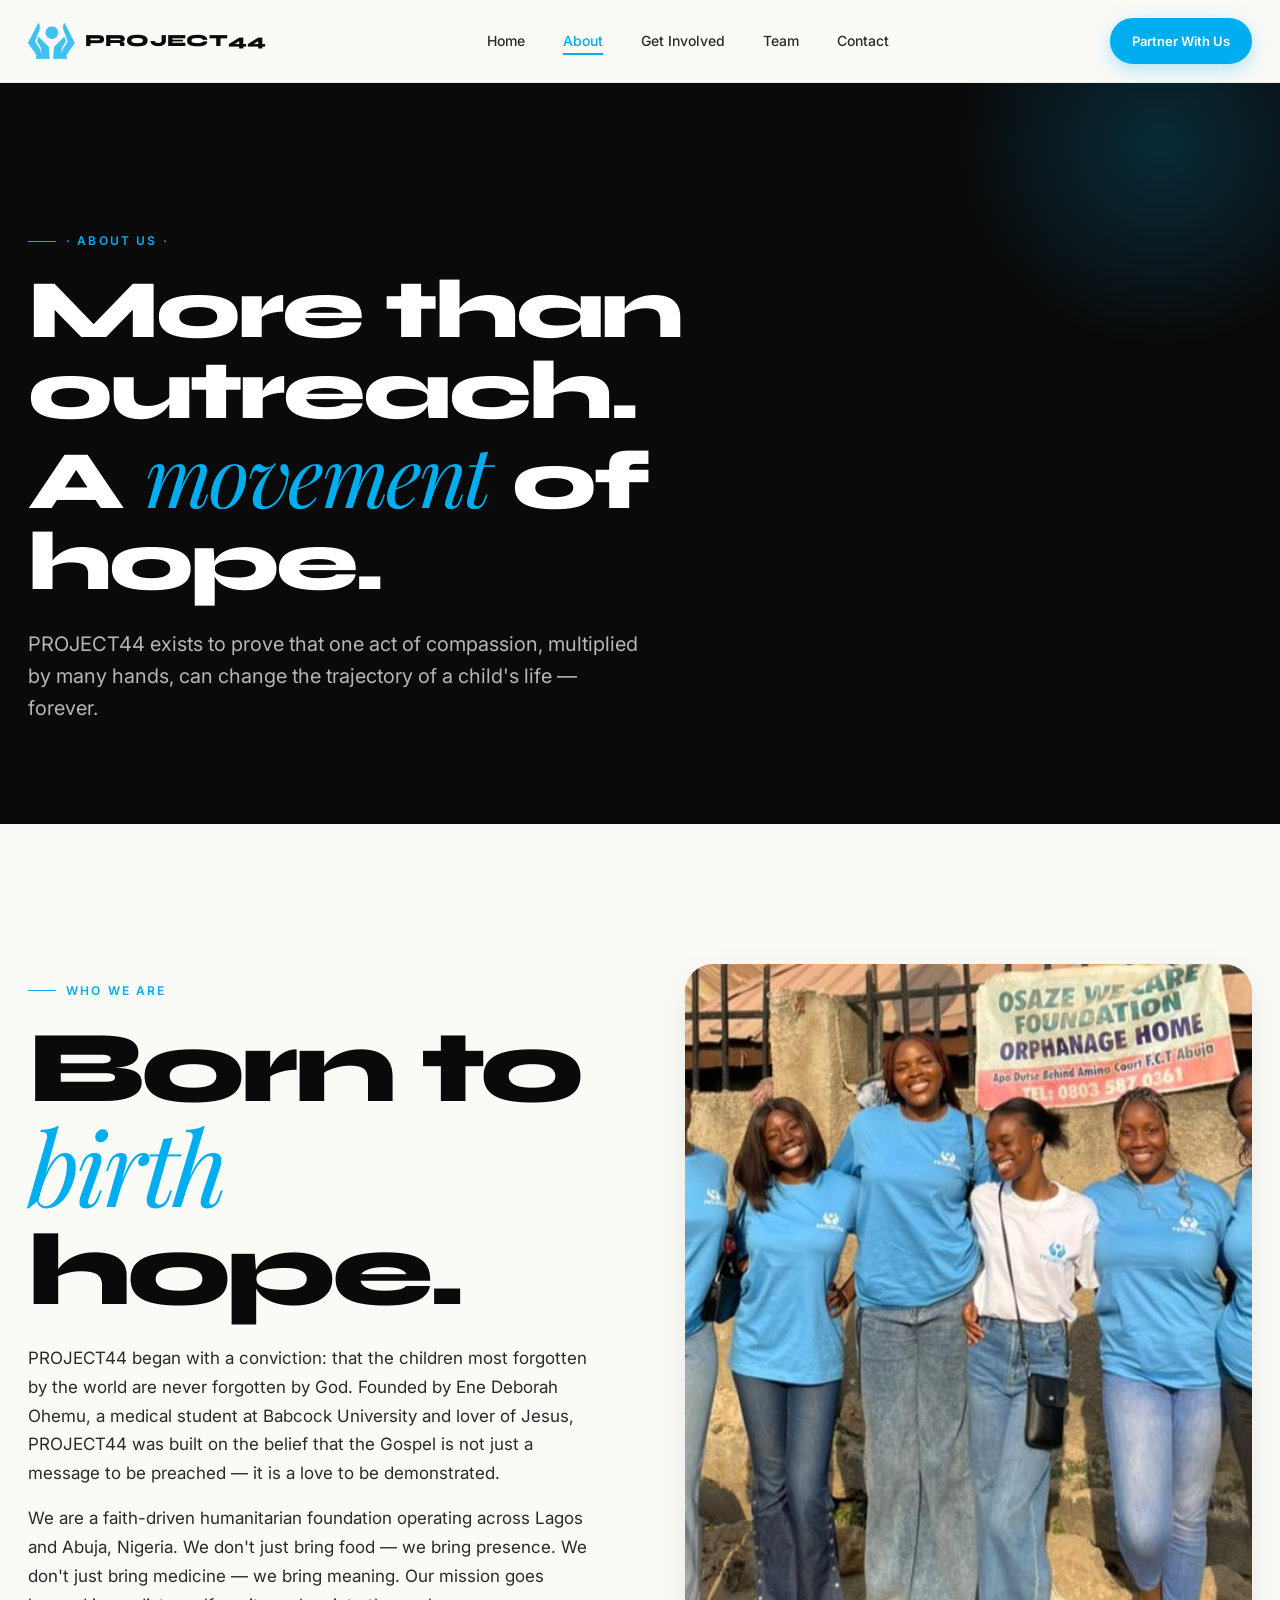
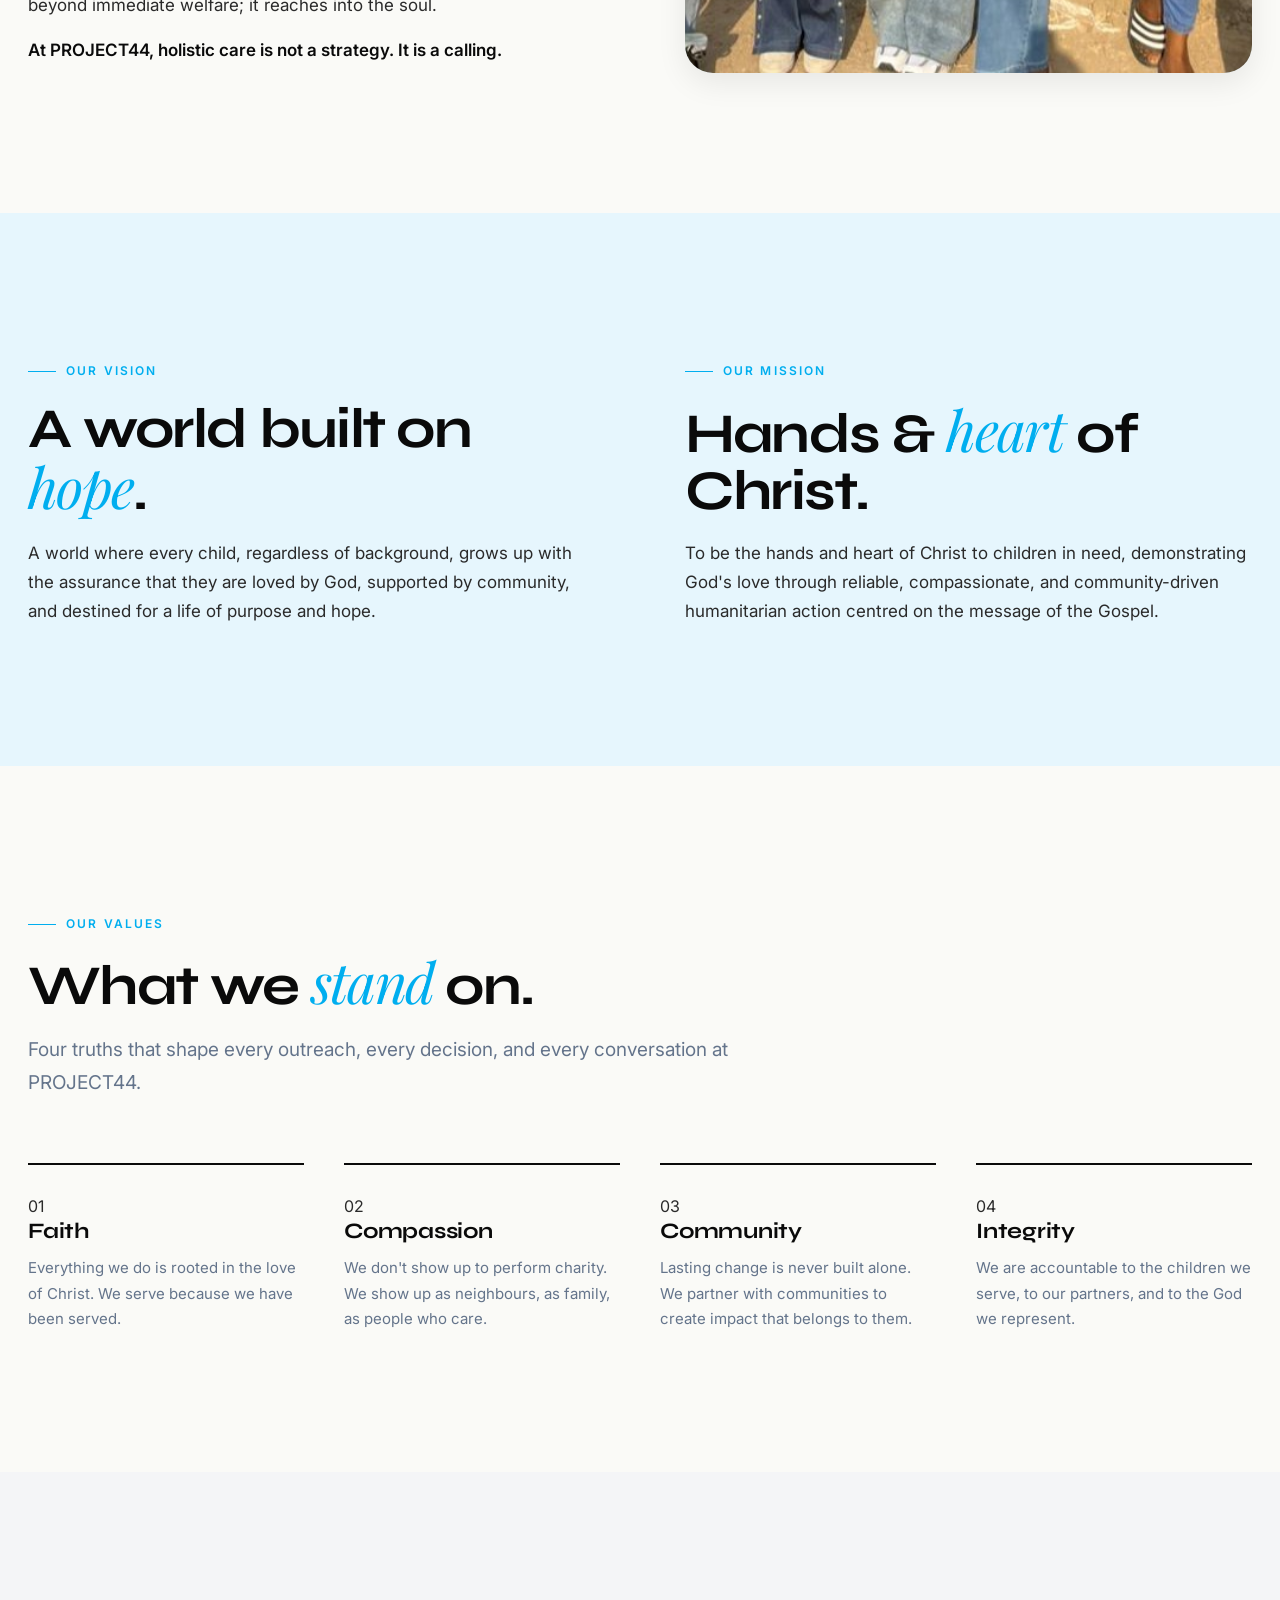
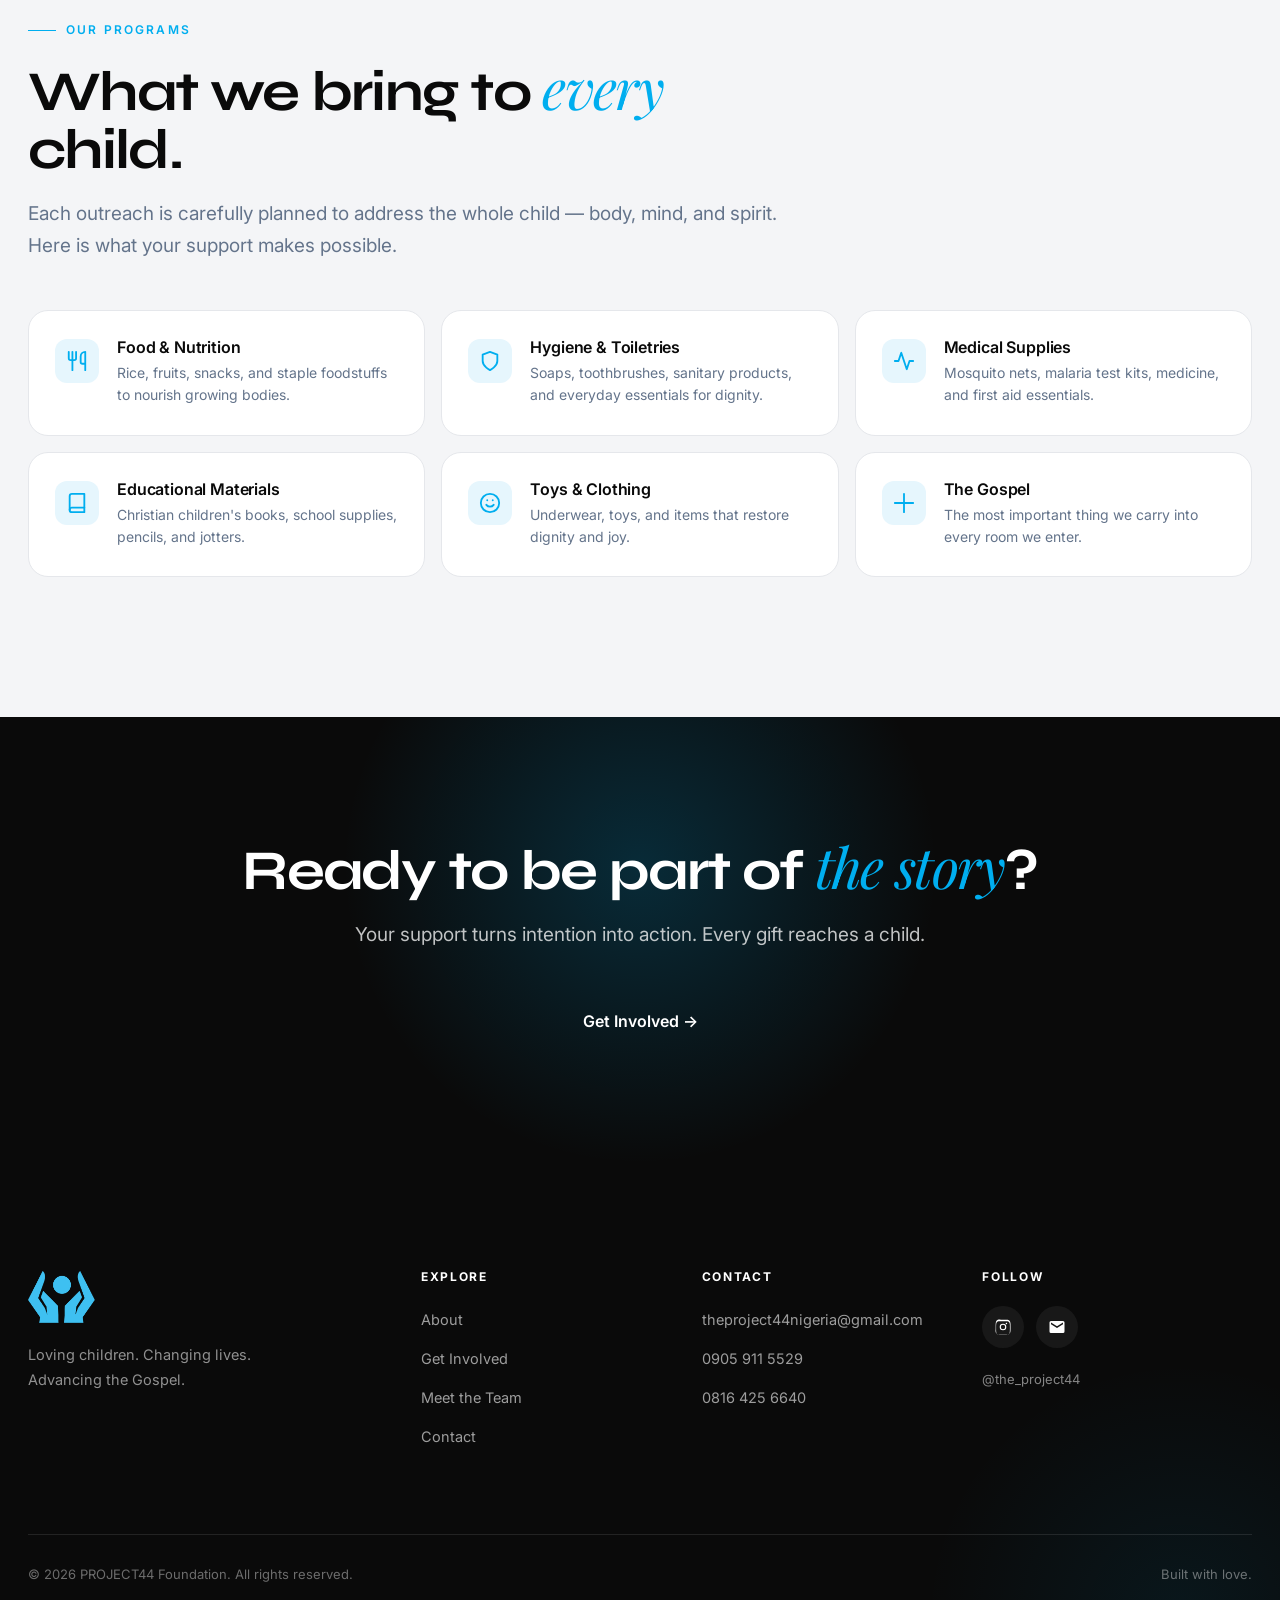
<file: about.html>
<!DOCTYPE html>
<html lang="en">
<head>
  <meta charset="UTF-8" />
  <meta name="viewport" content="width=device-width, initial-scale=1.0" />
  <title>About — PROJECT44 Foundation</title>
  <meta name="description" content="Learn about PROJECT44's mission, vision, and values — a youth-led foundation committed to holistic care for vulnerable children across Lagos and Abuja, Nigeria." />
  <link rel="icon" type="image/png" href="assets/logo.png" />
  <link href="https://fonts.googleapis.com/css2?family=Syne:wght@600;700;800&family=Inter:wght@300;400;500;600;700&family=Playfair+Display:ital,wght@1,500;1,600&display=swap" rel="stylesheet" />
  <link rel="stylesheet" href="css/style.css" />
</head>
<body>

<!-- NAVBAR -->
<header class="navbar">
  <div class="nav-inner">
    <a href="index.html" class="nav-logo">
      <img src="assets/logo.png" alt="Project44 Foundation logo" />
      <span>PROJECT44</span>
    </a>
    <ul class="nav-links">
      <li><a href="index.html">Home</a></li>
      <li><a href="about.html">About</a></li>
      <li><a href="get-involved.html">Get Involved</a></li>
      <li><a href="team.html">Team</a></li>
      <li><a href="contact.html">Contact</a></li>
    </ul>
    <div class="nav-cta">
      <a href="get-involved.html" class="btn btn-primary btn-sm">Partner With Us</a>
    </div>
    <button class="nav-toggle" aria-label="Menu" aria-expanded="false">
      <span></span><span></span><span></span>
    </button>
  </div>
  <nav class="nav-mobile">
    <a href="index.html">Home</a>
    <a href="about.html">About</a>
    <a href="get-involved.html">Get Involved</a>
    <a href="team.html">Team</a>
    <a href="contact.html">Contact</a>
    <a href="get-involved.html" class="btn btn-primary">Partner With Us</a>
  </nav>
</header>

<!-- PAGE HERO -->
<section class="page-hero">
  <div class="container">
    <div class="page-hero-inner">
      <span class="eyebrow hero-eyebrow reveal">· About Us ·</span>
      <h1 class="reveal delay-1">More than outreach.<br/>A <em>movement</em> of hope.</h1>
      <p class="reveal delay-2">PROJECT44 exists to prove that one act of compassion, multiplied by many hands, can change the trajectory of a child's life — forever.</p>
    </div>
  </div>
</section>

<!-- OUR STORY -->
<section class="section">
  <div class="container">
    <div class="two-col">
      <div class="reveal">
        <span class="eyebrow">Who We Are</span>
        <h2 class="big-headline">Born to <em class="italic-accent">birth</em> hope.</h2>
        <p style="margin-top:24px; font-size:17px;">PROJECT44 began with a conviction: that the children most forgotten by the world are never forgotten by God. Founded by Ene Deborah Ohemu, a medical student at Babcock University and lover of Jesus, PROJECT44 was built on the belief that the Gospel is not just a message to be preached — it is a love to be demonstrated.</p>
        <p style="margin-top:16px; font-size:17px;">We are a faith-driven humanitarian foundation operating across Lagos and Abuja, Nigeria. We don't just bring food — we bring presence. We don't just bring medicine — we bring meaning. Our mission goes beyond immediate welfare; it reaches into the soul.</p>
        <p style="margin-top:16px; font-size:17px; font-weight:600; color:var(--black);">At PROJECT44, holistic care is not a strategy. It is a calling.</p>
      </div>
      <div class="reveal delay-1">
        <div class="img-frame img-frame-4-5">
          <img src="assets/founder-team.jpg" alt="PROJECT44 founder and core team" loading="lazy" onerror="this.style.display='none'; this.parentElement.classList.add('img-frame-placeholder');" />
          <span class="img-badge">Est. PROJECT44</span>
        </div>
      </div>
    </div>
  </div>
</section>

<!-- VISION & MISSION -->
<section class="section section-tinted">
  <div class="container">
    <div class="two-col">
      <div class="reveal">
        <span class="eyebrow">Our Vision</span>
        <h2>A world built on <em class="italic-accent">hope</em>.</h2>
        <p style="margin-top:20px; font-size:17px;">A world where every child, regardless of background, grows up with the assurance that they are loved by God, supported by community, and destined for a life of purpose and hope.</p>
      </div>
      <div class="reveal delay-1">
        <span class="eyebrow">Our Mission</span>
        <h2>Hands &amp; <em class="italic-accent">heart</em> of Christ.</h2>
        <p style="margin-top:20px; font-size:17px;">To be the hands and heart of Christ to children in need, demonstrating God's love through reliable, compassionate, and community-driven humanitarian action centred on the message of the Gospel.</p>
      </div>
    </div>
  </div>
</section>

<!-- VALUES -->
<section class="section">
  <div class="container">
    <div class="section-head reveal">
      <span class="eyebrow">Our Values</span>
      <h2>What we <em class="italic-accent">stand</em> on.</h2>
      <p>Four truths that shape every outreach, every decision, and every conversation at PROJECT44.</p>
    </div>
    <div class="values-grid reveal delay-1">
      <div class="value">
        <div class="value-icon">01</div>
        <h4>Faith</h4>
        <p>Everything we do is rooted in the love of Christ. We serve because we have been served.</p>
      </div>
      <div class="value">
        <div class="value-icon">02</div>
        <h4>Compassion</h4>
        <p>We don't show up to perform charity. We show up as neighbours, as family, as people who care.</p>
      </div>
      <div class="value">
        <div class="value-icon">03</div>
        <h4>Community</h4>
        <p>Lasting change is never built alone. We partner with communities to create impact that belongs to them.</p>
      </div>
      <div class="value">
        <div class="value-icon">04</div>
        <h4>Integrity</h4>
        <p>We are accountable to the children we serve, to our partners, and to the God we represent.</p>
      </div>
    </div>
  </div>
</section>

<!-- WHAT WE PROVIDE -->
<section class="section section-grey">
  <div class="container">
    <div class="section-head reveal">
      <span class="eyebrow">Our Programs</span>
      <h2>What we bring to <em class="italic-accent">every</em> child.</h2>
      <p>Each outreach is carefully planned to address the whole child — body, mind, and spirit. Here is what your support makes possible.</p>
    </div>

    <div class="program-list reveal delay-1">
      <div class="program-item">
        <div class="program-item-icon">
          <svg viewBox="0 0 24 24" fill="none" stroke-width="2" stroke-linecap="round" stroke-linejoin="round"><path d="M3 2v7c0 1.1.9 2 2 2h4a2 2 0 0 0 2-2V2"/><path d="M7 2v20"/><path d="M21 15V2v0a5 5 0 0 0-5 5v6c0 1.1.9 2 2 2h3zm0 0v7"/></svg>
        </div>
        <div>
          <h4>Food &amp; Nutrition</h4>
          <p>Rice, fruits, snacks, and staple foodstuffs to nourish growing bodies.</p>
        </div>
      </div>

      <div class="program-item">
        <div class="program-item-icon">
          <svg viewBox="0 0 24 24" fill="none" stroke-width="2" stroke-linecap="round" stroke-linejoin="round"><path d="M12 22s8-4 8-10V5l-8-3-8 3v7c0 6 8 10 8 10z"/></svg>
        </div>
        <div>
          <h4>Hygiene &amp; Toiletries</h4>
          <p>Soaps, toothbrushes, sanitary products, and everyday essentials for dignity.</p>
        </div>
      </div>

      <div class="program-item">
        <div class="program-item-icon">
          <svg viewBox="0 0 24 24" fill="none" stroke-width="2" stroke-linecap="round" stroke-linejoin="round"><path d="M22 12h-4l-3 9L9 3l-3 9H2"/></svg>
        </div>
        <div>
          <h4>Medical Supplies</h4>
          <p>Mosquito nets, malaria test kits, medicine, and first aid essentials.</p>
        </div>
      </div>

      <div class="program-item">
        <div class="program-item-icon">
          <svg viewBox="0 0 24 24" fill="none" stroke-width="2" stroke-linecap="round" stroke-linejoin="round"><path d="M4 19.5A2.5 2.5 0 0 1 6.5 17H20"/><path d="M6.5 2H20v20H6.5A2.5 2.5 0 0 1 4 19.5v-15A2.5 2.5 0 0 1 6.5 2z"/></svg>
        </div>
        <div>
          <h4>Educational Materials</h4>
          <p>Christian children's books, school supplies, pencils, and jotters.</p>
        </div>
      </div>

      <div class="program-item">
        <div class="program-item-icon">
          <svg viewBox="0 0 24 24" fill="none" stroke-width="2" stroke-linecap="round" stroke-linejoin="round"><circle cx="12" cy="12" r="10"/><path d="M8 14s1.5 2 4 2 4-2 4-2"/><line x1="9" y1="9" x2="9.01" y2="9"/><line x1="15" y1="9" x2="15.01" y2="9"/></svg>
        </div>
        <div>
          <h4>Toys &amp; Clothing</h4>
          <p>Underwear, toys, and items that restore dignity and joy.</p>
        </div>
      </div>

      <div class="program-item">
        <div class="program-item-icon">
          <svg viewBox="0 0 24 24" fill="none" stroke-width="2" stroke-linecap="round" stroke-linejoin="round"><path d="M12 2v20M2 12h20"/></svg>
        </div>
        <div>
          <h4>The Gospel</h4>
          <p>The most important thing we carry into every room we enter.</p>
        </div>
      </div>
    </div>
  </div>
</section>

<!-- CTA STRIP -->
<section class="cta-strip reveal">
  <div class="container">
    <h2>Ready to be part of <em class="italic-accent">the story</em>?</h2>
    <p>Your support turns intention into action. Every gift reaches a child.</p>
    <a href="get-involved.html" class="btn btn-lg">Get Involved →</a>
  </div>
</section>

<!-- FOOTER -->
<footer class="footer">
  <div class="container">
    <div class="footer-grid">
      <div class="footer-brand">
        <img src="assets/logo.png" alt="Project44 Foundation" />
        <p>Loving children. Changing lives. Advancing the Gospel.</p>
      </div>
      <div>
        <h4>Explore</h4>
        <ul>
          <li><a href="about.html">About</a></li>
          <li><a href="get-involved.html">Get Involved</a></li>
          <li><a href="team.html">Meet the Team</a></li>
          <li><a href="contact.html">Contact</a></li>
        </ul>
      </div>
      <div>
        <h4>Contact</h4>
        <ul>
          <li><a href="mailto:theproject44nigeria@gmail.com">theproject44nigeria@gmail.com</a></li>
          <li><a href="tel:+2349059115529">0905 911 5529</a></li>
          <li><a href="tel:+2348164256640">0816 425 6640</a></li>
        </ul>
      </div>
      <div>
        <h4>Follow</h4>
        <div class="footer-social">
          <a href="https://instagram.com/the_project44" target="_blank" rel="noopener" aria-label="Instagram">
            <svg viewBox="0 0 24 24"><path d="M12 2.2c3.2 0 3.6 0 4.8.1 1.2.1 1.8.2 2.3.4.6.2 1 .5 1.5 1s.8.9 1 1.5c.2.5.3 1.1.4 2.3.1 1.2.1 1.6.1 4.8s0 3.6-.1 4.8c-.1 1.2-.2 1.8-.4 2.3-.2.6-.5 1-1 1.5s-.9.8-1.5 1c-.5.2-1.1.3-2.3.4-1.2.1-1.6.1-4.8.1s-3.6 0-4.8-.1c-1.2-.1-1.8-.2-2.3-.4-.6-.2-1-.5-1.5-1s-.8-.9-1-1.5c-.2-.5-.3-1.1-.4-2.3C2.2 15.6 2.2 15.2 2.2 12s0-3.6.1-4.8c.1-1.2.2-1.8.4-2.3.2-.6.5-1 1-1.5s.9-.8 1.5-1c.5-.2 1.1-.3 2.3-.4C8.4 2.2 8.8 2.2 12 2.2zm0 2c-3.1 0-3.5 0-4.7.1-1.1.1-1.7.2-2.1.4-.5.2-.8.4-1.2.7-.3.3-.6.7-.7 1.2-.2.4-.3 1-.4 2.1-.1 1.2-.1 1.6-.1 4.7s0 3.5.1 4.7c.1 1.1.2 1.7.4 2.1.2.5.4.8.7 1.2.3.3.7.6 1.2.7.4.2 1 .3 2.1.4 1.2.1 1.6.1 4.7.1s3.5 0 4.7-.1c1.1-.1 1.7-.2 2.1-.4.5-.2.8-.4 1.2-.7.3-.3.6-.7.7-1.2.2-.4.3-1 .4-2.1.1-1.2.1-1.6.1-4.7s0-3.5-.1-4.7c-.1-1.1-.2-1.7-.4-2.1-.2-.5-.4-.8-.7-1.2-.3-.3-.7-.6-1.2-.7-.4-.2-1-.3-2.1-.4-1.2-.1-1.6-.1-4.7-.1zm0 3.4a4.4 4.4 0 1 1 0 8.8 4.4 4.4 0 0 1 0-8.8zm0 7.3a2.9 2.9 0 1 0 0-5.8 2.9 2.9 0 0 0 0 5.8zm5.6-7.5a1 1 0 1 1-2 0 1 1 0 0 1 2 0z"/></svg>
          </a>
          <a href="mailto:theproject44nigeria@gmail.com" aria-label="Email">
            <svg viewBox="0 0 24 24"><path d="M20 4H4a2 2 0 0 0-2 2v12a2 2 0 0 0 2 2h16a2 2 0 0 0 2-2V6a2 2 0 0 0-2-2zm0 4.2-8 5-8-5V6l8 5 8-5v2.2z"/></svg>
          </a>
        </div>
        <p style="margin-top:20px; font-size:13px; color:rgba(255,255,255,0.5);">@the_project44</p>
      </div>
    </div>
    <div class="footer-bottom">
      <span>© <span id="current-year"></span> PROJECT44 Foundation. All rights reserved.</span>
      <span>Built with love.</span>
    </div>
  </div>
</footer>

<script src="js/main.js"></script>
</body>
</html>
</file>
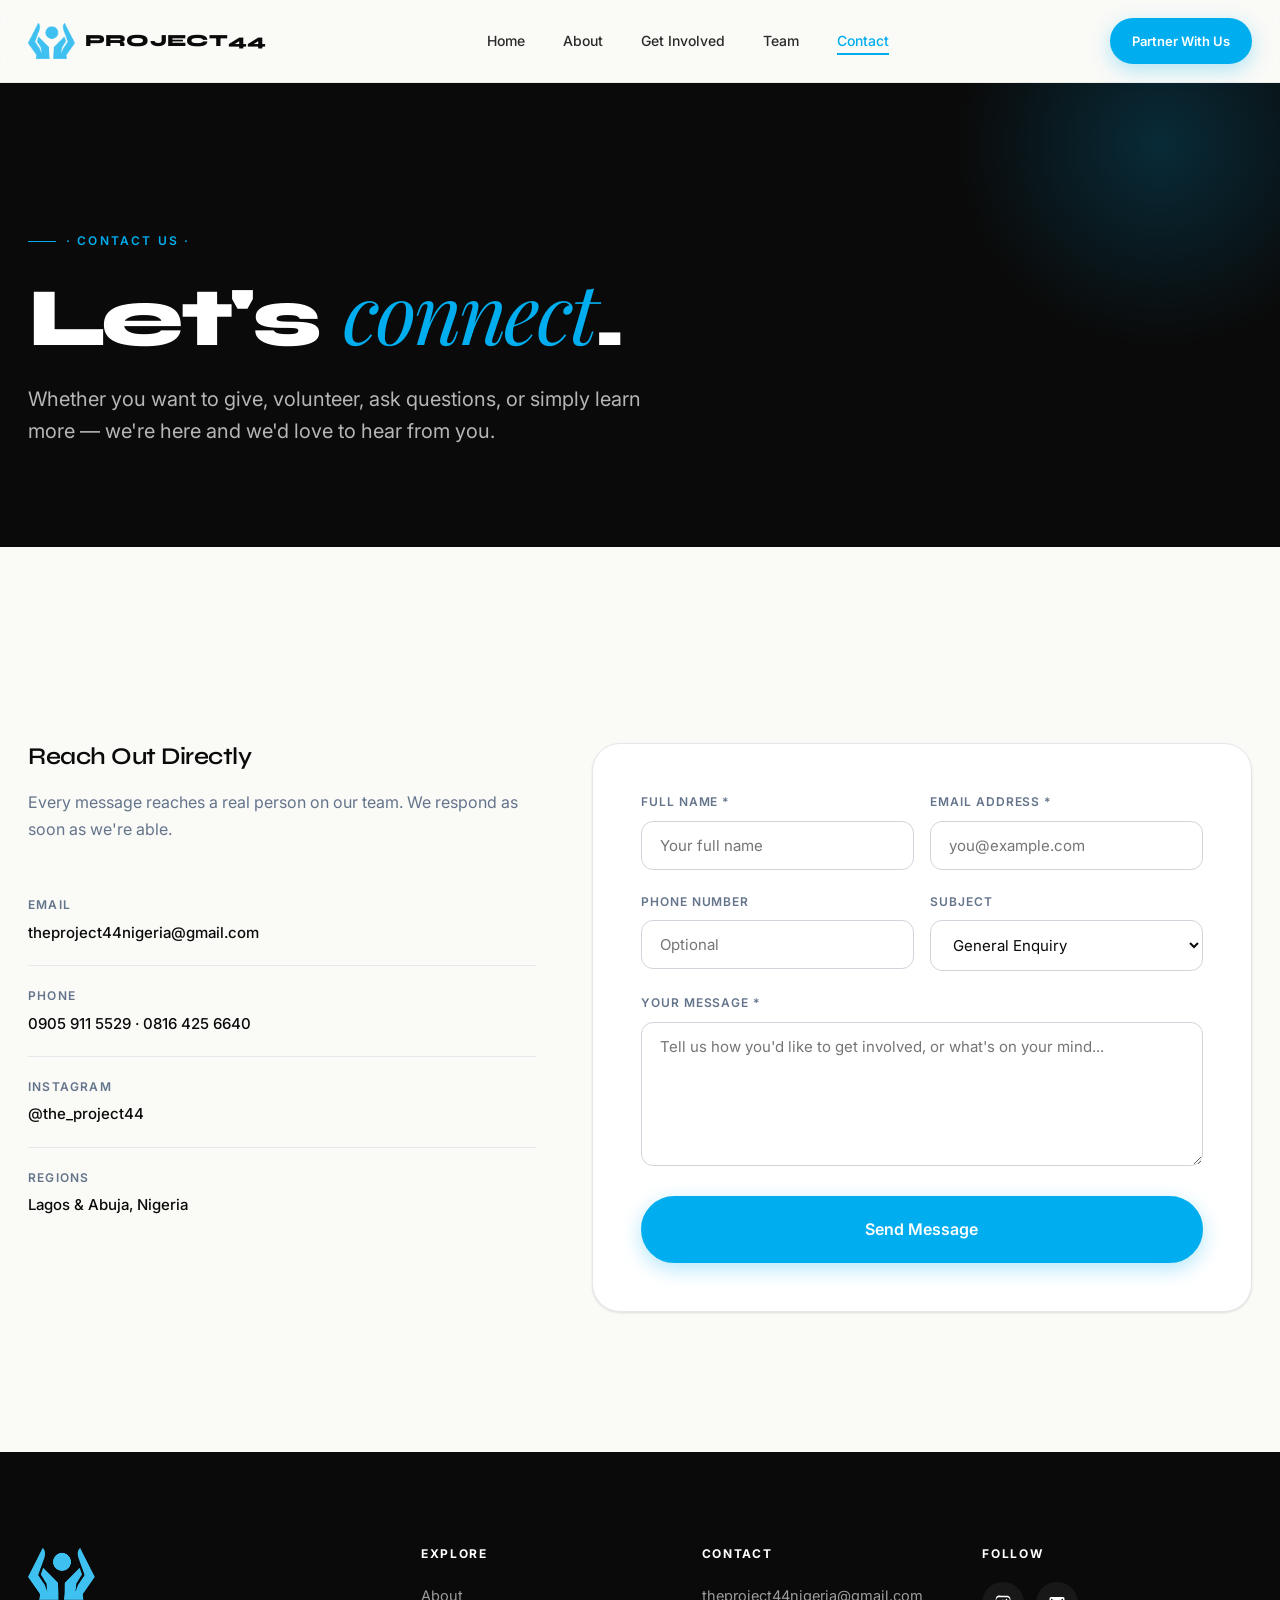
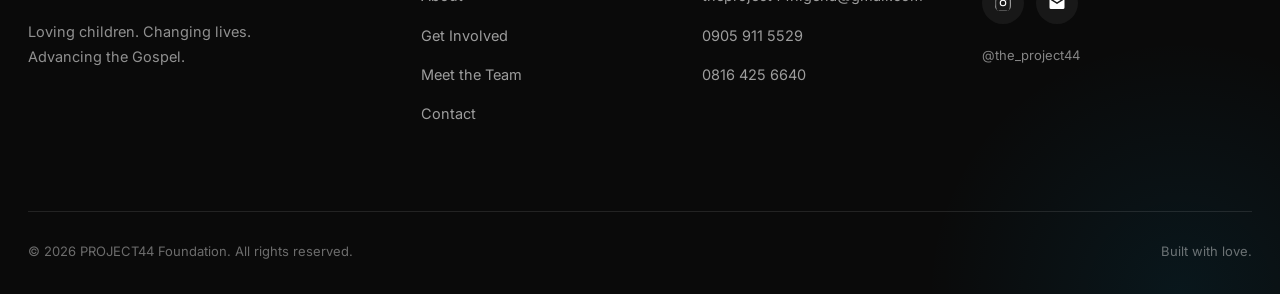
<file: contact.html>
<!DOCTYPE html>
<html lang="en">
<head>
  <meta charset="UTF-8" />
  <meta name="viewport" content="width=device-width, initial-scale=1.0" />
  <title>Contact — PROJECT44 Foundation</title>
  <meta name="description" content="Get in touch with the PROJECT44 Foundation team for sponsorship, donations, or general enquiries." />
  <link rel="icon" type="image/png" href="assets/logo.png" />
  <link href="https://fonts.googleapis.com/css2?family=Syne:wght@600;700;800&family=Inter:wght@300;400;500;600;700&family=Playfair+Display:ital,wght@1,500;1,600&display=swap" rel="stylesheet" />
  <link rel="stylesheet" href="css/style.css" />
</head>
<body>

<!-- NAVBAR -->
<header class="navbar">
  <div class="nav-inner">
    <a href="index.html" class="nav-logo">
      <img src="assets/logo.png" alt="Project44 Foundation logo" />
      <span>PROJECT44</span>
    </a>
    <ul class="nav-links">
      <li><a href="index.html">Home</a></li>
      <li><a href="about.html">About</a></li>
      <li><a href="get-involved.html">Get Involved</a></li>
      <li><a href="team.html">Team</a></li>
      <li><a href="contact.html">Contact</a></li>
    </ul>
    <div class="nav-cta">
      <a href="get-involved.html" class="btn btn-primary btn-sm">Partner With Us</a>
    </div>
    <button class="nav-toggle" aria-label="Menu" aria-expanded="false">
      <span></span><span></span><span></span>
    </button>
  </div>
  <nav class="nav-mobile">
    <a href="index.html">Home</a>
    <a href="about.html">About</a>
    <a href="get-involved.html">Get Involved</a>
    <a href="team.html">Team</a>
    <a href="contact.html">Contact</a>
    <a href="get-involved.html" class="btn btn-primary">Partner With Us</a>
  </nav>
</header>

<!-- PAGE HERO -->
<section class="page-hero">
  <div class="container">
    <div class="page-hero-inner">
      <span class="eyebrow hero-eyebrow reveal">· Contact Us ·</span>
      <h1 class="reveal delay-1">Let's <em>connect</em>.</h1>
      <p class="reveal delay-2">Whether you want to give, volunteer, ask questions, or simply learn more — we're here and we'd love to hear from you.</p>
    </div>
  </div>
</section>

<!-- CONTACT LAYOUT -->
<section class="section">
  <div class="container">
    <div class="contact-layout">

      <!-- Info -->
      <div class="contact-info reveal">
        <h3>Reach Out Directly</h3>
        <p>Every message reaches a real person on our team. We respond as soon as we're able.</p>

        <ul class="contact-list">
          <li>
            <strong>Email</strong>
            <a href="mailto:theproject44nigeria@gmail.com">theproject44nigeria@gmail.com</a>
          </li>
          <li>
            <strong>Phone</strong>
            <span>
              <a href="tel:+2349059115529">0905 911 5529</a> ·
              <a href="tel:+2348164256640">0816 425 6640</a>
            </span>
          </li>
          <li>
            <strong>Instagram</strong>
            <a href="https://instagram.com/the_project44" target="_blank" rel="noopener">@the_project44</a>
          </li>
          <li>
            <strong>Regions</strong>
            <span>Lagos &amp; Abuja, Nigeria</span>
          </li>
        </ul>
      </div>

      <!-- Form -->
      <form class="form-card reveal delay-1" id="contact-form" action="https://formspree.io/f/mpqkoeqq" method="POST">
        <div class="form-row">
          <div class="form-group">
            <label for="name">Full Name *</label>
            <input type="text" id="name" name="name" placeholder="Your full name" required />
          </div>
          <div class="form-group">
            <label for="email">Email Address *</label>
            <input type="email" id="email" name="email" placeholder="you@example.com" required />
          </div>
        </div>

        <div class="form-row">
          <div class="form-group">
            <label for="phone">Phone Number</label>
            <input type="tel" id="phone" name="phone" placeholder="Optional" />
          </div>
          <div class="form-group">
            <label for="subject">Subject</label>
            <select id="subject" name="subject">
              <option value="General Enquiry">General Enquiry</option>
              <option value="Sponsorship Enquiry">Sponsorship Enquiry</option>
              <option value="In-Kind Donation">In-Kind Donation</option>
              <option value="Corporate Partnership">Corporate Partnership</option>
              <option value="Volunteer">Volunteer With Us</option>
              <option value="Media &amp; Press">Media &amp; Press</option>
            </select>
          </div>
        </div>

        <div class="form-group">
          <label for="message">Your Message *</label>
          <textarea id="message" name="message" rows="6" placeholder="Tell us how you'd like to get involved, or what's on your mind..." required></textarea>
        </div>

        <button type="submit" class="btn btn-primary btn-lg" style="width:100%;">Send Message</button>

        <div class="form-message" role="alert"></div>
      </form>

    </div>
  </div>
</section>

<!-- FOOTER -->
<footer class="footer">
  <div class="container">
    <div class="footer-grid">
      <div class="footer-brand">
        <img src="assets/logo.png" alt="Project44 Foundation" />
        <p>Loving children. Changing lives. Advancing the Gospel.</p>
      </div>
      <div>
        <h4>Explore</h4>
        <ul>
          <li><a href="about.html">About</a></li>
          <li><a href="get-involved.html">Get Involved</a></li>
          <li><a href="team.html">Meet the Team</a></li>
          <li><a href="contact.html">Contact</a></li>
        </ul>
      </div>
      <div>
        <h4>Contact</h4>
        <ul>
          <li><a href="mailto:theproject44nigeria@gmail.com">theproject44nigeria@gmail.com</a></li>
          <li><a href="tel:+2349059115529">0905 911 5529</a></li>
          <li><a href="tel:+2348164256640">0816 425 6640</a></li>
        </ul>
      </div>
      <div>
        <h4>Follow</h4>
        <div class="footer-social">
          <a href="https://instagram.com/the_project44" target="_blank" rel="noopener" aria-label="Instagram">
            <svg viewBox="0 0 24 24"><path d="M12 2.2c3.2 0 3.6 0 4.8.1 1.2.1 1.8.2 2.3.4.6.2 1 .5 1.5 1s.8.9 1 1.5c.2.5.3 1.1.4 2.3.1 1.2.1 1.6.1 4.8s0 3.6-.1 4.8c-.1 1.2-.2 1.8-.4 2.3-.2.6-.5 1-1 1.5s-.9.8-1.5 1c-.5.2-1.1.3-2.3.4-1.2.1-1.6.1-4.8.1s-3.6 0-4.8-.1c-1.2-.1-1.8-.2-2.3-.4-.6-.2-1-.5-1.5-1s-.8-.9-1-1.5c-.2-.5-.3-1.1-.4-2.3C2.2 15.6 2.2 15.2 2.2 12s0-3.6.1-4.8c.1-1.2.2-1.8.4-2.3.2-.6.5-1 1-1.5s.9-.8 1.5-1c.5-.2 1.1-.3 2.3-.4C8.4 2.2 8.8 2.2 12 2.2zm0 2c-3.1 0-3.5 0-4.7.1-1.1.1-1.7.2-2.1.4-.5.2-.8.4-1.2.7-.3.3-.6.7-.7 1.2-.2.4-.3 1-.4 2.1-.1 1.2-.1 1.6-.1 4.7s0 3.5.1 4.7c.1 1.1.2 1.7.4 2.1.2.5.4.8.7 1.2.3.3.7.6 1.2.7.4.2 1 .3 2.1.4 1.2.1 1.6.1 4.7.1s3.5 0 4.7-.1c1.1-.1 1.7-.2 2.1-.4.5-.2.8-.4 1.2-.7.3-.3.6-.7.7-1.2.2-.4.3-1 .4-2.1.1-1.2.1-1.6.1-4.7s0-3.5-.1-4.7c-.1-1.1-.2-1.7-.4-2.1-.2-.5-.4-.8-.7-1.2-.3-.3-.7-.6-1.2-.7-.4-.2-1-.3-2.1-.4-1.2-.1-1.6-.1-4.7-.1zm0 3.4a4.4 4.4 0 1 1 0 8.8 4.4 4.4 0 0 1 0-8.8zm0 7.3a2.9 2.9 0 1 0 0-5.8 2.9 2.9 0 0 0 0 5.8zm5.6-7.5a1 1 0 1 1-2 0 1 1 0 0 1 2 0z"/></svg>
          </a>
          <a href="mailto:theproject44nigeria@gmail.com" aria-label="Email">
            <svg viewBox="0 0 24 24"><path d="M20 4H4a2 2 0 0 0-2 2v12a2 2 0 0 0 2 2h16a2 2 0 0 0 2-2V6a2 2 0 0 0-2-2zm0 4.2-8 5-8-5V6l8 5 8-5v2.2z"/></svg>
          </a>
        </div>
        <p style="margin-top:20px; font-size:13px; color:rgba(255,255,255,0.5);">@the_project44</p>
      </div>
    </div>
    <div class="footer-bottom">
      <span>© <span id="current-year"></span> PROJECT44 Foundation. All rights reserved.</span>
      <span>Built with love.</span>
    </div>
  </div>
</footer>

<script src="js/main.js"></script>
</body>
</html>
</file>
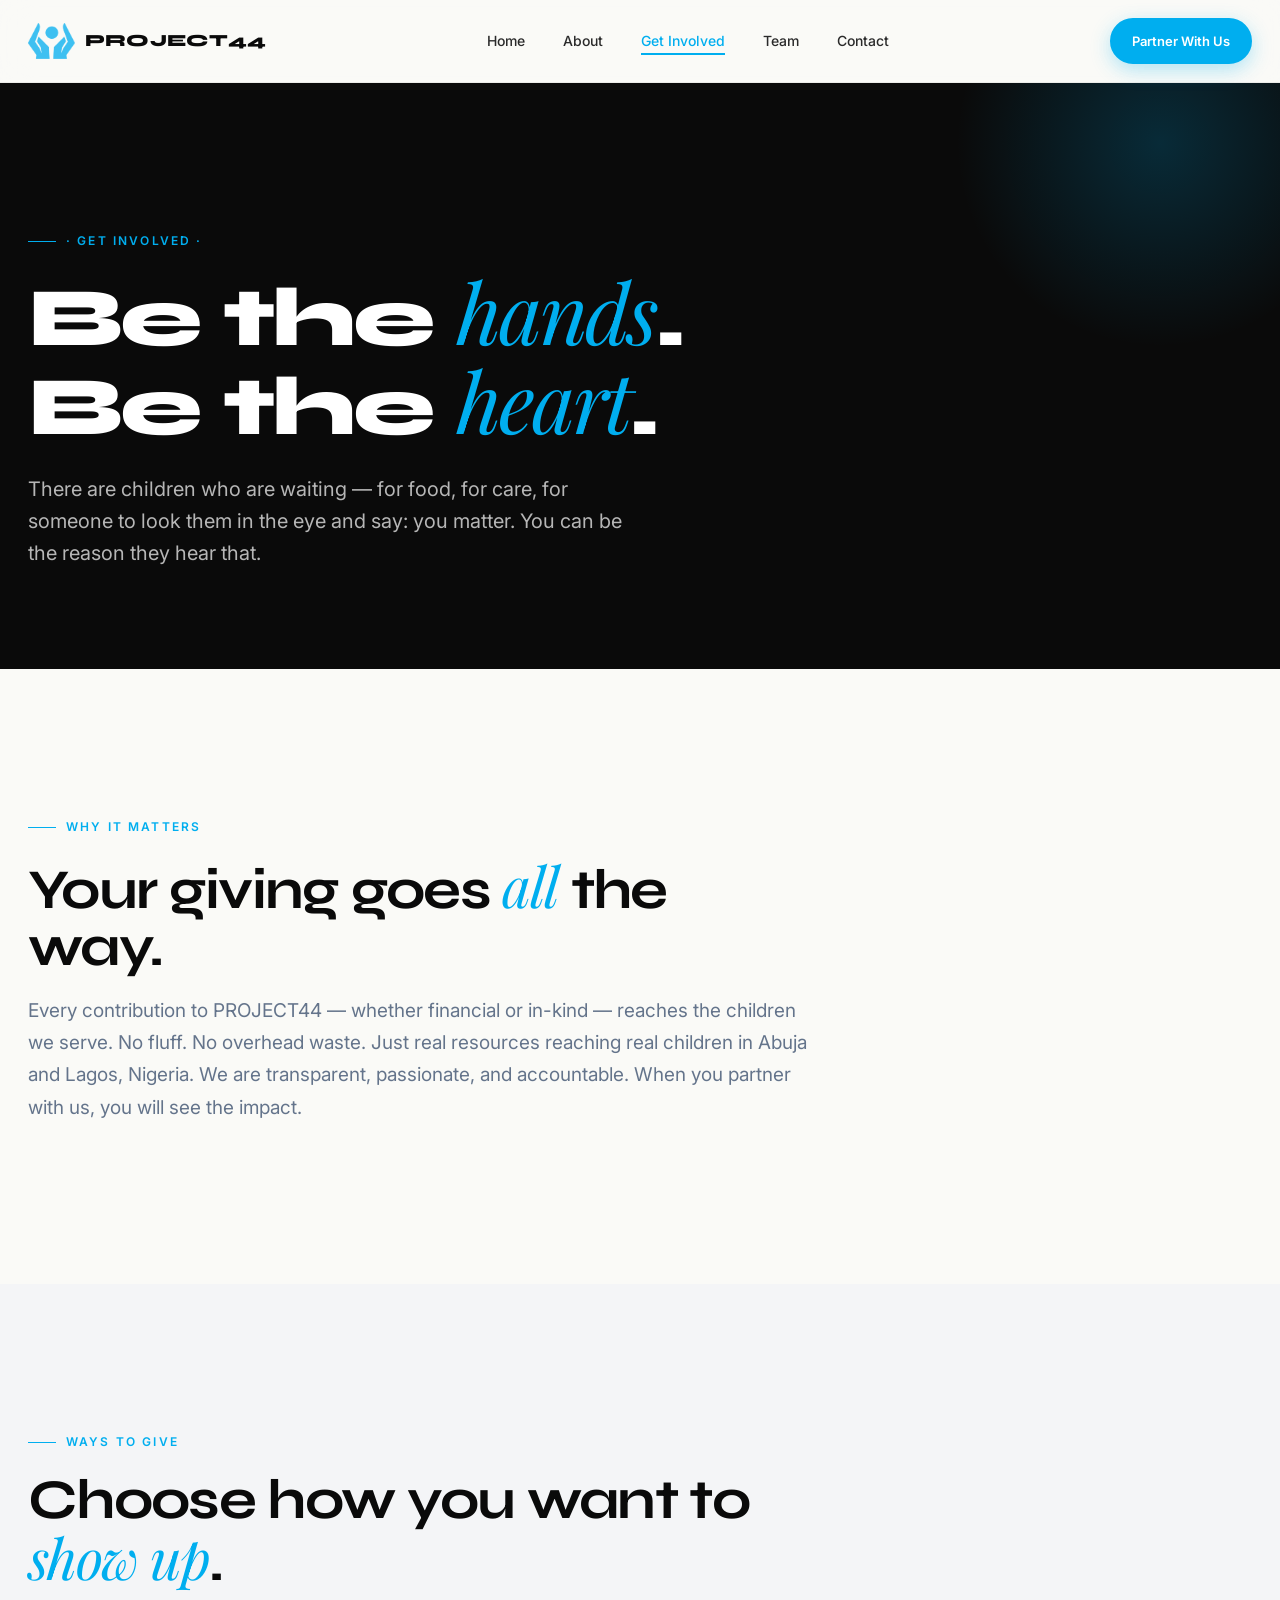
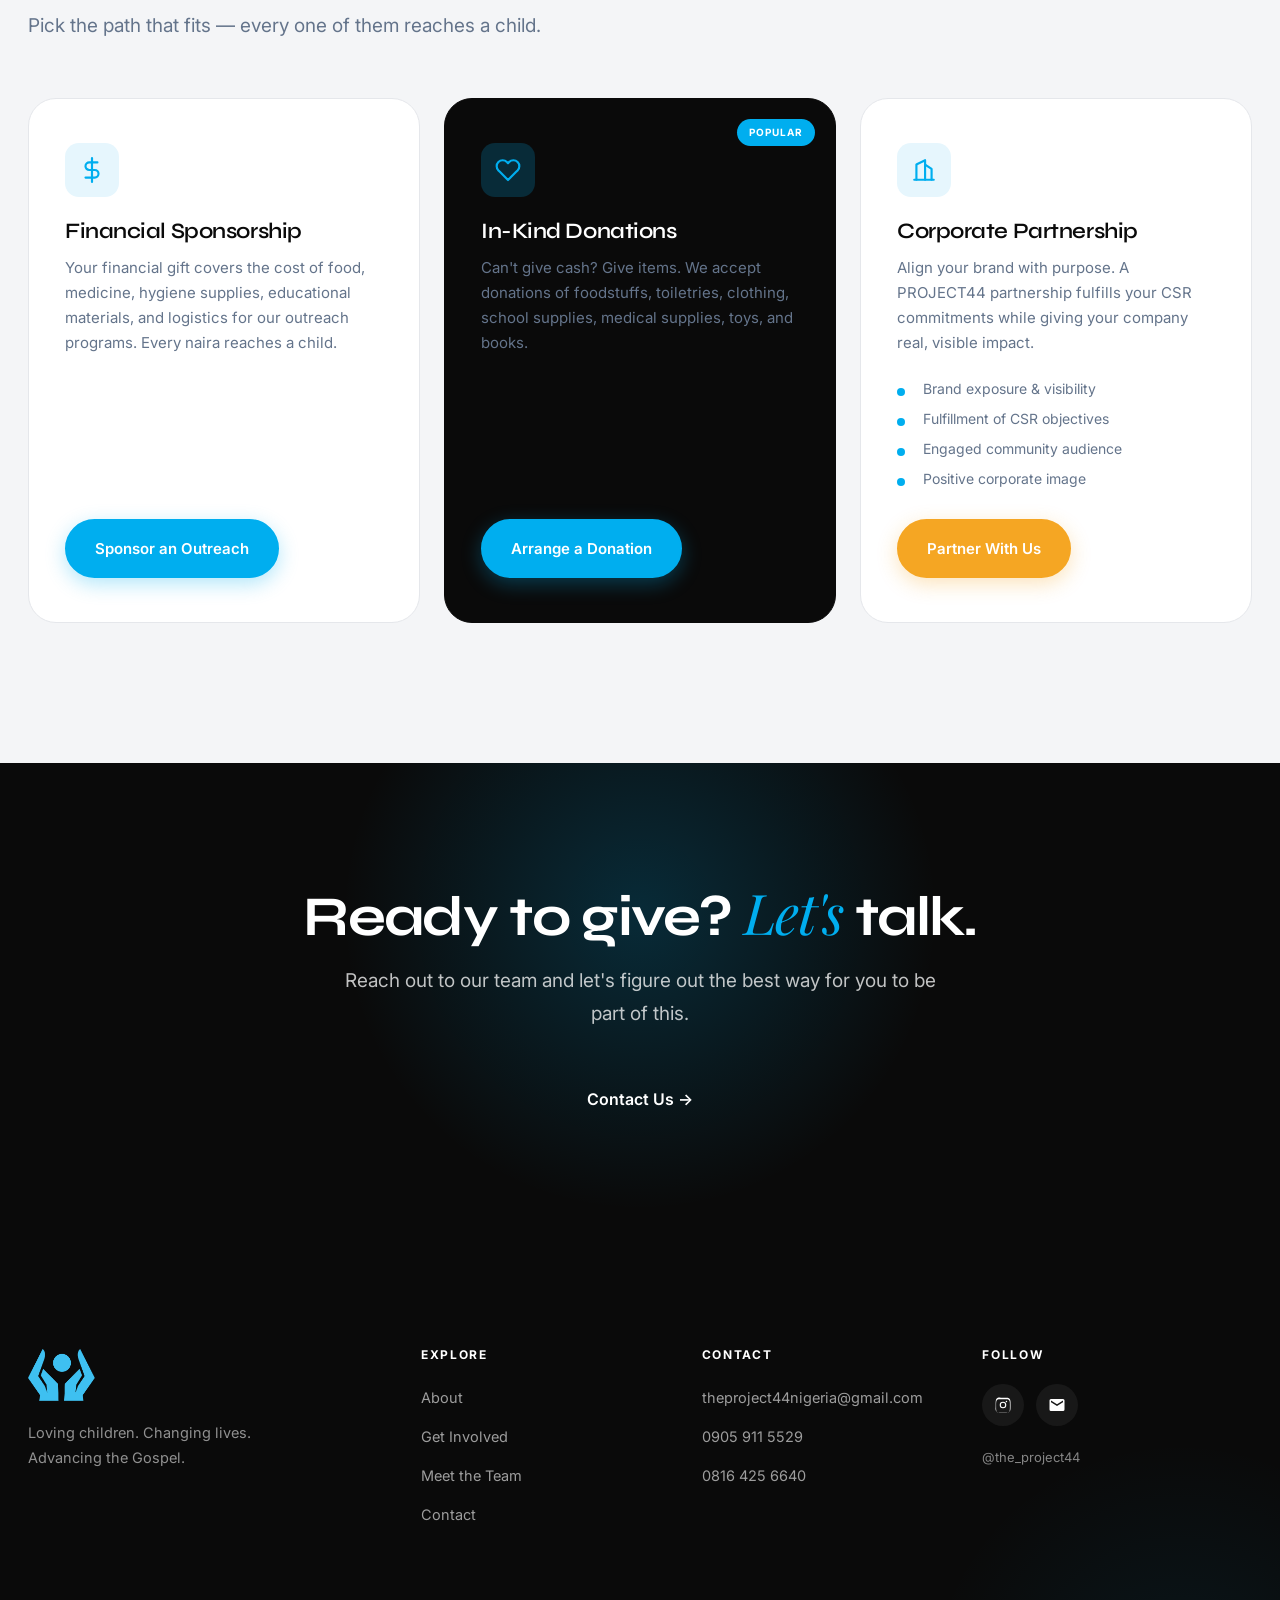
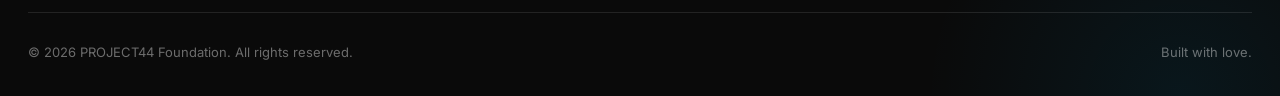
<file: get-involved.html>
<!DOCTYPE html>
<html lang="en">
<head>
  <meta charset="UTF-8" />
  <meta name="viewport" content="width=device-width, initial-scale=1.0" />
  <title>Get Involved — PROJECT44 Foundation</title>
  <meta name="description" content="Partner with PROJECT44 through financial sponsorship or in-kind donations. Your support reaches vulnerable children across Lagos and Abuja, Nigeria." />
  <link rel="icon" type="image/png" href="assets/logo.png" />
  <link href="https://fonts.googleapis.com/css2?family=Syne:wght@600;700;800&family=Inter:wght@300;400;500;600;700&family=Playfair+Display:ital,wght@1,500;1,600&display=swap" rel="stylesheet" />
  <link rel="stylesheet" href="css/style.css" />
</head>
<body>

<!-- NAVBAR -->
<header class="navbar">
  <div class="nav-inner">
    <a href="index.html" class="nav-logo">
      <img src="assets/logo.png" alt="Project44 Foundation logo" />
      <span>PROJECT44</span>
    </a>
    <ul class="nav-links">
      <li><a href="index.html">Home</a></li>
      <li><a href="about.html">About</a></li>
      <li><a href="get-involved.html">Get Involved</a></li>
      <li><a href="team.html">Team</a></li>
      <li><a href="contact.html">Contact</a></li>
    </ul>
    <div class="nav-cta">
      <a href="get-involved.html" class="btn btn-primary btn-sm">Partner With Us</a>
    </div>
    <button class="nav-toggle" aria-label="Menu" aria-expanded="false">
      <span></span><span></span><span></span>
    </button>
  </div>
  <nav class="nav-mobile">
    <a href="index.html">Home</a>
    <a href="about.html">About</a>
    <a href="get-involved.html">Get Involved</a>
    <a href="team.html">Team</a>
    <a href="contact.html">Contact</a>
    <a href="get-involved.html" class="btn btn-primary">Partner With Us</a>
  </nav>
</header>

<!-- PAGE HERO -->
<section class="page-hero">
  <div class="container">
    <div class="page-hero-inner">
      <span class="eyebrow hero-eyebrow reveal">· Get Involved ·</span>
      <h1 class="reveal delay-1">Be the <em>hands</em>.<br/>Be the <em>heart</em>.</h1>
      <p class="reveal delay-2">There are children who are waiting — for food, for care, for someone to look them in the eye and say: you matter. You can be the reason they hear that.</p>
    </div>
  </div>
</section>

<!-- WHY PARTNER -->
<section class="section">
  <div class="container">
    <div class="section-head reveal">
      <span class="eyebrow">Why It Matters</span>
      <h2>Your giving goes <em class="italic-accent">all</em> the way.</h2>
      <p>Every contribution to PROJECT44 — whether financial or in-kind — reaches the children we serve. No fluff. No overhead waste. Just real resources reaching real children in Abuja and Lagos, Nigeria. We are transparent, passionate, and accountable. When you partner with us, you will see the impact.</p>
    </div>
  </div>
</section>

<!-- SPONSORSHIP OPTIONS -->
<section class="section section-grey">
  <div class="container">
    <div class="section-head reveal">
      <span class="eyebrow">Ways to Give</span>
      <h2>Choose how you want to <em class="italic-accent">show up</em>.</h2>
      <p>Pick the path that fits — every one of them reaches a child.</p>
    </div>

    <div class="sponsor-grid">
      <!-- Financial -->
      <div class="sponsor-card reveal">
        <div class="sponsor-icon">
          <svg viewBox="0 0 24 24" fill="none" stroke-width="2" stroke-linecap="round" stroke-linejoin="round"><line x1="12" y1="1" x2="12" y2="23"/><path d="M17 5H9.5a3.5 3.5 0 0 0 0 7h5a3.5 3.5 0 0 1 0 7H6"/></svg>
        </div>
        <h3>Financial Sponsorship</h3>
        <p>Your financial gift covers the cost of food, medicine, hygiene supplies, educational materials, and logistics for our outreach programs. Every naira reaches a child.</p>
        <a href="contact.html?subject=Sponsorship" class="btn btn-primary" style="margin-top:24px;">Sponsor an Outreach</a>
      </div>

      <!-- In-Kind (featured) -->
      <div class="sponsor-card sponsor-card-featured reveal delay-1">
        <div class="sponsor-icon">
          <svg viewBox="0 0 24 24" fill="none" stroke-width="2" stroke-linecap="round" stroke-linejoin="round"><path d="M20.84 4.61a5.5 5.5 0 0 0-7.78 0L12 5.67l-1.06-1.06a5.5 5.5 0 0 0-7.78 7.78l1.06 1.06L12 21.23l7.78-7.78 1.06-1.06a5.5 5.5 0 0 0 0-7.78z"/></svg>
        </div>
        <h3>In-Kind Donations</h3>
        <p>Can't give cash? Give items. We accept donations of foodstuffs, toiletries, clothing, school supplies, medical supplies, toys, and books.</p>
        <a href="contact.html?subject=Donation" class="btn btn-primary" style="margin-top:24px;">Arrange a Donation</a>
      </div>

      <!-- Corporate -->
      <div class="sponsor-card reveal delay-2">
        <div class="sponsor-icon">
          <svg viewBox="0 0 24 24" fill="none" stroke-width="2" stroke-linecap="round" stroke-linejoin="round"><path d="M3 21h18"/><path d="M5 21V7l8-4v18"/><path d="M19 21V11l-6-4"/></svg>
        </div>
        <h3>Corporate Partnership</h3>
        <p>Align your brand with purpose. A PROJECT44 partnership fulfills your CSR commitments while giving your company real, visible impact.</p>
        <ul>
          <li>Brand exposure &amp; visibility</li>
          <li>Fulfillment of CSR objectives</li>
          <li>Engaged community audience</li>
          <li>Positive corporate image</li>
        </ul>
        <a href="contact.html?subject=Corporate" class="btn btn-amber">Partner With Us</a>
      </div>
    </div>
  </div>
</section>

<!-- CTA STRIP -->
<section class="cta-strip reveal">
  <div class="container">
    <h2>Ready to give? <em class="italic-accent">Let's</em> talk.</h2>
    <p>Reach out to our team and let's figure out the best way for you to be part of this.</p>
    <a href="contact.html" class="btn btn-lg">Contact Us →</a>
  </div>
</section>

<!-- FOOTER -->
<footer class="footer">
  <div class="container">
    <div class="footer-grid">
      <div class="footer-brand">
        <img src="assets/logo.png" alt="Project44 Foundation" />
        <p>Loving children. Changing lives. Advancing the Gospel.</p>
      </div>
      <div>
        <h4>Explore</h4>
        <ul>
          <li><a href="about.html">About</a></li>
          <li><a href="get-involved.html">Get Involved</a></li>
          <li><a href="team.html">Meet the Team</a></li>
          <li><a href="contact.html">Contact</a></li>
        </ul>
      </div>
      <div>
        <h4>Contact</h4>
        <ul>
          <li><a href="mailto:theproject44nigeria@gmail.com">theproject44nigeria@gmail.com</a></li>
          <li><a href="tel:+2349059115529">0905 911 5529</a></li>
          <li><a href="tel:+2348164256640">0816 425 6640</a></li>
        </ul>
      </div>
      <div>
        <h4>Follow</h4>
        <div class="footer-social">
          <a href="https://instagram.com/the_project44" target="_blank" rel="noopener" aria-label="Instagram">
            <svg viewBox="0 0 24 24"><path d="M12 2.2c3.2 0 3.6 0 4.8.1 1.2.1 1.8.2 2.3.4.6.2 1 .5 1.5 1s.8.9 1 1.5c.2.5.3 1.1.4 2.3.1 1.2.1 1.6.1 4.8s0 3.6-.1 4.8c-.1 1.2-.2 1.8-.4 2.3-.2.6-.5 1-1 1.5s-.9.8-1.5 1c-.5.2-1.1.3-2.3.4-1.2.1-1.6.1-4.8.1s-3.6 0-4.8-.1c-1.2-.1-1.8-.2-2.3-.4-.6-.2-1-.5-1.5-1s-.8-.9-1-1.5c-.2-.5-.3-1.1-.4-2.3C2.2 15.6 2.2 15.2 2.2 12s0-3.6.1-4.8c.1-1.2.2-1.8.4-2.3.2-.6.5-1 1-1.5s.9-.8 1.5-1c.5-.2 1.1-.3 2.3-.4C8.4 2.2 8.8 2.2 12 2.2zm0 2c-3.1 0-3.5 0-4.7.1-1.1.1-1.7.2-2.1.4-.5.2-.8.4-1.2.7-.3.3-.6.7-.7 1.2-.2.4-.3 1-.4 2.1-.1 1.2-.1 1.6-.1 4.7s0 3.5.1 4.7c.1 1.1.2 1.7.4 2.1.2.5.4.8.7 1.2.3.3.7.6 1.2.7.4.2 1 .3 2.1.4 1.2.1 1.6.1 4.7.1s3.5 0 4.7-.1c1.1-.1 1.7-.2 2.1-.4.5-.2.8-.4 1.2-.7.3-.3.6-.7.7-1.2.2-.4.3-1 .4-2.1.1-1.2.1-1.6.1-4.7s0-3.5-.1-4.7c-.1-1.1-.2-1.7-.4-2.1-.2-.5-.4-.8-.7-1.2-.3-.3-.7-.6-1.2-.7-.4-.2-1-.3-2.1-.4-1.2-.1-1.6-.1-4.7-.1zm0 3.4a4.4 4.4 0 1 1 0 8.8 4.4 4.4 0 0 1 0-8.8zm0 7.3a2.9 2.9 0 1 0 0-5.8 2.9 2.9 0 0 0 0 5.8zm5.6-7.5a1 1 0 1 1-2 0 1 1 0 0 1 2 0z"/></svg>
          </a>
          <a href="mailto:theproject44nigeria@gmail.com" aria-label="Email">
            <svg viewBox="0 0 24 24"><path d="M20 4H4a2 2 0 0 0-2 2v12a2 2 0 0 0 2 2h16a2 2 0 0 0 2-2V6a2 2 0 0 0-2-2zm0 4.2-8 5-8-5V6l8 5 8-5v2.2z"/></svg>
          </a>
        </div>
        <p style="margin-top:20px; font-size:13px; color:rgba(255,255,255,0.5);">@the_project44</p>
      </div>
    </div>
    <div class="footer-bottom">
      <span>© <span id="current-year"></span> PROJECT44 Foundation. All rights reserved.</span>
      <span>Built with love.</span>
    </div>
  </div>
</footer>

<script src="js/main.js"></script>
</body>
</html>
</file>
<file: css/style.css>
/* ═══════════════════════════════════════════════════════════
   PROJECT44 Foundation — Global Stylesheet
   Brand System v2.0 · Editorial / Modern
   ═══════════════════════════════════════════════════════════ */

/* ─── Reset ─── */
*, *::before, *::after { box-sizing: border-box; margin: 0; padding: 0; }
html { scroll-behavior: smooth; }
img { max-width: 100%; display: block; }
a { text-decoration: none; color: inherit; }
button { font: inherit; cursor: pointer; border: none; background: none; }

/* ─── Tokens ─── */
:root {
  --black: #0A0A0A;
  --off-black: #141414;
  --blue: #00AEEF;
  --blue-dark: #0095CC;
  --blue-deep: #005B82;
  --white: #FFFFFF;
  --off-white: #FAFAF7;
  --cream: #F6F2EA;
  --ice-blue: #E6F6FD;
  --amber: #F5A623;
  --amber-light: #FCE8C4;
  --slate: #64748B;
  --charcoal: #2A2A2A;
  --light-grey: #F4F5F7;
  --mid-grey: #D1D5DB;
  --border: #E5E7EB;

  --font-display: 'Syne', sans-serif;
  --font-body: 'Inter', sans-serif;
  --font-italic: 'Playfair Display', serif;

  --radius-sm: 8px;
  --radius-md: 12px;
  --radius-lg: 20px;
  --radius-xl: 28px;
  --radius-2xl: 40px;

  --shadow-sm: 0 1px 3px rgba(0,0,0,0.07), 0 1px 2px rgba(0,0,0,0.05);
  --shadow-md: 0 10px 30px rgba(0,0,0,0.08);
  --shadow-lg: 0 20px 60px rgba(0,0,0,0.12);
  --shadow-blue: 0 20px 50px rgba(0,174,239,0.25);

  --container-max: 1280px;
  --ease-out: cubic-bezier(0.16, 1, 0.3, 1);
  --ease-smooth: cubic-bezier(0.4, 0, 0.2, 1);
}

/* ─── Base ─── */
body {
  font-family: var(--font-body);
  font-size: 16px;
  line-height: 1.7;
  color: var(--charcoal);
  background: var(--off-white);
  -webkit-font-smoothing: antialiased;
  overflow-x: hidden;
}

h1, h2, h3, h4 {
  font-family: var(--font-display);
  color: var(--black);
  line-height: 1.05;
  font-weight: 700;
  letter-spacing: -0.02em;
}

h1 { font-size: clamp(42px, 6.5vw, 84px); line-height: 0.98; font-weight: 800; letter-spacing: -0.035em; }
h2 { font-size: clamp(32px, 4.5vw, 56px); line-height: 1.02; letter-spacing: -0.03em; }
h3 { font-size: clamp(22px, 2.5vw, 32px); font-weight: 600; line-height: 1.15; }
h4 { font-family: var(--font-body); font-size: 18px; font-weight: 600; letter-spacing: -0.01em; }

.italic-accent {
  font-family: var(--font-italic);
  font-style: italic;
  font-weight: 400;
  color: var(--blue);
}

/* ─── Utilities ─── */
.container {
  max-width: var(--container-max);
  margin: 0 auto;
  padding: 0 28px;
}

.eyebrow {
  display: inline-flex;
  align-items: center;
  gap: 10px;
  font-weight: 600;
  font-size: 12px;
  letter-spacing: 0.18em;
  text-transform: uppercase;
  color: var(--blue);
  margin-bottom: 18px;
}
.eyebrow::before {
  content: '';
  width: 28px;
  height: 1px;
  background: var(--blue);
  display: inline-block;
}

.section { padding: clamp(80px, 12vw, 140px) 0; position: relative; }
.section-dark { background: var(--black); color: var(--white); }
.section-dark h1, .section-dark h2, .section-dark h3, .section-dark h4 { color: var(--white); }
.section-dark p { color: rgba(255,255,255,0.72); }
.section-tinted { background: var(--ice-blue); }
.section-grey   { background: var(--light-grey); }
.section-cream  { background: var(--cream); }

/* ─── Scroll Animations ─── */
.reveal {
  opacity: 0;
  transform: translateY(40px);
  transition: opacity 0.9s var(--ease-out), transform 0.9s var(--ease-out);
}
.reveal.visible { opacity: 1; transform: translateY(0); }
.reveal.delay-1 { transition-delay: 0.08s; }
.reveal.delay-2 { transition-delay: 0.16s; }
.reveal.delay-3 { transition-delay: 0.24s; }
.reveal.delay-4 { transition-delay: 0.32s; }

/* ─── Buttons ─── */
.btn {
  display: inline-flex;
  align-items: center;
  justify-content: center;
  gap: 10px;
  font-family: var(--font-body);
  font-weight: 600;
  font-size: 15px;
  padding: 15px 28px;
  border-radius: 999px;
  border: 2px solid transparent;
  transition: all 0.25s var(--ease-smooth);
  white-space: nowrap;
  position: relative;
  overflow: hidden;
}
.btn:hover { transform: translateY(-2px); }
.btn .arrow { transition: transform 0.25s var(--ease-smooth); display: inline-block; }
.btn:hover .arrow { transform: translateX(4px); }

.btn-primary { background: var(--blue); color: var(--white); border-color: var(--blue); box-shadow: 0 6px 20px rgba(0,174,239,0.3); }
.btn-primary:hover { background: var(--blue-dark); box-shadow: 0 10px 28px rgba(0,174,239,0.4); }

.btn-secondary { background: var(--black); color: var(--white); border-color: var(--black); }
.btn-secondary:hover { background: var(--off-black); }

.btn-outline { background: transparent; color: var(--blue); border-color: var(--blue); }
.btn-outline:hover { background: var(--blue); color: var(--white); }

.btn-outline-light { background: transparent; color: var(--white); border-color: rgba(255,255,255,0.3); }
.btn-outline-light:hover { background: var(--white); color: var(--black); border-color: var(--white); }

.btn-amber { background: var(--amber); color: var(--white); border-color: var(--amber); box-shadow: 0 6px 20px rgba(245,166,35,0.3); }
.btn-amber:hover { box-shadow: 0 10px 28px rgba(245,166,35,0.4); }

.btn-lg { padding: 18px 36px; font-size: 16px; }
.btn-sm { padding: 10px 20px; font-size: 13px; }

/* ─── Navbar ─── */
.navbar {
  position: sticky;
  top: 0;
  z-index: 100;
  background: rgba(250,250,247,0.85);
  backdrop-filter: blur(16px);
  -webkit-backdrop-filter: blur(16px);
  border-bottom: 1px solid rgba(0,0,0,0.06);
}
.nav-inner {
  display: flex;
  align-items: center;
  justify-content: space-between;
  padding: 18px 28px;
  max-width: var(--container-max);
  margin: 0 auto;
}
.nav-logo {
  display: flex;
  align-items: center;
  gap: 10px;
  font-family: var(--font-display);
  font-weight: 800;
  font-size: 17px;
  color: var(--black);
  letter-spacing: 0.02em;
}
.nav-logo img { height: 36px; width: auto; }
.nav-links { display: flex; align-items: center; gap: 38px; list-style: none; }
.nav-links a {
  font-weight: 500;
  font-size: 14px;
  color: var(--charcoal);
  transition: color 0.15s ease;
  position: relative;
}
.nav-links a::after {
  content: '';
  position: absolute;
  left: 0; bottom: -6px;
  width: 0; height: 2px;
  background: var(--blue);
  transition: width 0.25s var(--ease-smooth);
}
.nav-links a:hover,
.nav-links a.active { color: var(--blue); }
.nav-links a:hover::after,
.nav-links a.active::after { width: 100%; }

.nav-cta { display: flex; gap: 12px; }

.nav-toggle { display: none; flex-direction: column; gap: 5px; padding: 8px; }
.nav-toggle span {
  display: block; width: 26px; height: 2px;
  background: var(--black); border-radius: 2px;
  transition: transform 0.25s var(--ease-smooth), opacity 0.2s ease;
}
.nav-toggle.open span:nth-child(1) { transform: translateY(7px) rotate(45deg); }
.nav-toggle.open span:nth-child(2) { opacity: 0; }
.nav-toggle.open span:nth-child(3) { transform: translateY(-7px) rotate(-45deg); }

.nav-mobile { display: none; }
@media (max-width: 900px) {
  .nav-links, .nav-cta { display: none; }
  .nav-toggle { display: flex; }
  .nav-mobile.open {
    display: flex;
    flex-direction: column;
    gap: 0;
    padding: 16px 28px 32px;
    background: var(--off-white);
    border-top: 1px solid var(--border);
  }
  .nav-mobile.open a {
    display: block;
    padding: 16px 0;
    font-size: 17px;
    font-weight: 500;
    color: var(--charcoal);
    border-bottom: 1px solid var(--border);
  }
  .nav-mobile.open a:last-of-type { border: none; }
  .nav-mobile.open .btn { margin-top: 16px; justify-content: center; }
}

/* ═══════════════════ HERO ═══════════════════ */
.hero {
  background: var(--black);
  color: var(--white);
  padding: clamp(100px, 16vw, 180px) 0 clamp(80px, 12vw, 140px);
  position: relative;
  overflow: hidden;
  isolation: isolate;
}
.hero::before {
  content: '';
  position: absolute;
  top: -300px; right: -200px;
  width: 700px; height: 700px;
  background: radial-gradient(circle, rgba(0,174,239,0.22), transparent 60%);
  border-radius: 50%;
  z-index: 0;
  animation: float-slow 20s ease-in-out infinite;
}
.hero::after {
  content: '';
  position: absolute;
  bottom: -200px; left: -200px;
  width: 500px; height: 500px;
  background: radial-gradient(circle, rgba(245,166,35,0.12), transparent 60%);
  border-radius: 50%;
  z-index: 0;
  animation: float-slow 25s ease-in-out infinite reverse;
}

/* grain texture */
.hero-grain {
  position: absolute;
  inset: 0;
  background-image: url("data:image/svg+xml;utf8,<svg xmlns='http://www.w3.org/2000/svg' width='200' height='200'><filter id='n'><feTurbulence baseFrequency='0.9' numOctaves='2'/></filter><rect width='100%25' height='100%25' filter='url(%23n)' opacity='0.35'/></svg>");
  opacity: 0.08;
  mix-blend-mode: overlay;
  z-index: 1;
  pointer-events: none;
}

@keyframes float-slow {
  0%, 100% { transform: translate(0, 0) scale(1); }
  50% { transform: translate(40px, -30px) scale(1.08); }
}

.hero-inner { position: relative; z-index: 2; max-width: 960px; }
.hero h1 { color: var(--white); margin-bottom: 32px; }
.hero h1 em { color: var(--blue); font-style: italic; font-family: var(--font-italic); font-weight: 400; }
.hero h1 .underlined {
  position: relative;
  display: inline-block;
}
.hero h1 .underlined::after {
  content: '';
  position: absolute;
  left: 0; right: 0; bottom: 6px;
  height: 12px;
  background: rgba(0,174,239,0.25);
  z-index: -1;
}
.hero-sub {
  font-size: clamp(17px, 2vw, 21px);
  color: rgba(255,255,255,0.68);
  max-width: 620px;
  margin-bottom: 44px;
  line-height: 1.6;
}
.hero-buttons { display: flex; gap: 16px; flex-wrap: wrap; margin-bottom: 72px; }

.hero-meta {
  display: flex;
  gap: 48px;
  flex-wrap: wrap;
  padding-top: 40px;
  border-top: 1px solid rgba(255,255,255,0.1);
  max-width: 760px;
}
.hero-meta-item strong {
  display: block;
  font-family: var(--font-display);
  font-weight: 700;
  font-size: 28px;
  color: var(--blue);
  margin-bottom: 2px;
}
.hero-meta-item span {
  font-size: 13px;
  color: rgba(255,255,255,0.5);
  text-transform: uppercase;
  letter-spacing: 0.1em;
}

/* ═══════════════════ PAGE HERO ═══════════════════ */
.page-hero {
  background: var(--black);
  color: var(--white);
  padding: clamp(80px, 12vw, 140px) 0 clamp(64px, 10vw, 100px);
  position: relative;
  overflow: hidden;
  isolation: isolate;
}
.page-hero::before {
  content: '';
  position: absolute;
  top: -180px; right: -120px;
  width: 480px; height: 480px;
  background: radial-gradient(circle, rgba(0,174,239,0.20), transparent 60%);
  border-radius: 50%;
  z-index: 0;
}
.page-hero-inner { position: relative; z-index: 2; max-width: 820px; }
.page-hero h1 { color: var(--white); margin-bottom: 24px; }
.page-hero h1 em { color: var(--blue); font-family: var(--font-italic); font-style: italic; font-weight: 400; }
.page-hero p { font-size: clamp(16px, 2vw, 20px); color: rgba(255,255,255,0.7); max-width: 620px; line-height: 1.6; }

/* ═══════════════════ MARQUEE ═══════════════════ */
.marquee {
  background: var(--blue);
  color: var(--white);
  padding: 24px 0;
  overflow: hidden;
  white-space: nowrap;
  position: relative;
}
.marquee-track {
  display: inline-block;
  animation: marquee 35s linear infinite;
  font-family: var(--font-display);
  font-weight: 700;
  font-size: clamp(20px, 3vw, 32px);
  letter-spacing: -0.01em;
}
.marquee-track span { padding: 0 32px; opacity: 0.95; }
.marquee-track .dot {
  display: inline-block;
  width: 10px; height: 10px;
  background: white;
  border-radius: 50%;
  vertical-align: middle;
  margin: 0 8px;
  opacity: 0.8;
}
@keyframes marquee {
  from { transform: translateX(0); }
  to { transform: translateX(-50%); }
}

/* ═══════════════════ MISSION QUOTE ═══════════════════ */
.mission-quote {
  padding: clamp(80px, 10vw, 140px) 0;
  background: var(--cream);
  position: relative;
  text-align: center;
}
.mission-quote::before {
  content: '"';
  position: absolute;
  top: 20px; left: 50%;
  transform: translateX(-50%);
  font-family: var(--font-italic);
  font-size: 220px;
  color: var(--blue);
  opacity: 0.08;
  line-height: 1;
  font-style: italic;
}
.mission-quote blockquote {
  font-family: var(--font-display);
  font-weight: 600;
  font-size: clamp(24px, 3.4vw, 42px);
  line-height: 1.25;
  letter-spacing: -0.02em;
  max-width: 1020px;
  margin: 0 auto;
  color: var(--black);
  position: relative;
}
.mission-quote blockquote em {
  font-family: var(--font-italic);
  font-weight: 400;
  color: var(--blue);
  font-style: italic;
}
.mission-quote-attr {
  margin-top: 32px;
  font-size: 13px;
  text-transform: uppercase;
  letter-spacing: 0.2em;
  color: var(--slate);
  font-weight: 600;
}

/* ═══════════════════ FEATURE CARDS ═══════════════════ */
.card-grid {
  display: grid;
  grid-template-columns: repeat(auto-fit, minmax(280px, 1fr));
  gap: 20px;
  margin-top: 56px;
}
.card {
  background: var(--white);
  border-radius: var(--radius-xl);
  padding: 40px 32px;
  border: 1px solid rgba(0,0,0,0.06);
  transition: transform 0.3s var(--ease-out), box-shadow 0.3s var(--ease-out);
  position: relative;
  overflow: hidden;
}
.card:hover {
  transform: translateY(-6px);
  box-shadow: var(--shadow-lg);
}
.card-number {
  position: absolute;
  top: 32px; right: 32px;
  font-family: var(--font-display);
  font-weight: 800;
  font-size: 64px;
  color: var(--ice-blue);
  line-height: 1;
  z-index: 0;
}
.card-icon {
  width: 56px; height: 56px;
  border-radius: 16px;
  background: var(--ice-blue);
  display: flex; align-items: center; justify-content: center;
  margin-bottom: 24px;
  position: relative;
  z-index: 1;
}
.card-icon svg { width: 28px; height: 28px; stroke: var(--blue); }
.card h3 { margin-bottom: 12px; font-size: 22px; position: relative; z-index: 1; }
.card p { font-size: 15px; color: var(--slate); line-height: 1.7; position: relative; z-index: 1; }

.card-blue { background: var(--blue); border-color: var(--blue); }
.card-blue h3 { color: var(--white); }
.card-blue p { color: rgba(255,255,255,0.9); }
.card-blue .card-icon { background: rgba(255,255,255,0.18); }
.card-blue .card-icon svg { stroke: var(--white); }
.card-blue .card-number { color: rgba(255,255,255,0.15); }

.card-black { background: var(--black); border-color: var(--black); }
.card-black h3 { color: var(--white); }
.card-black p { color: rgba(255,255,255,0.7); }
.card-black .card-icon { background: rgba(255,255,255,0.1); }
.card-black .card-icon svg { stroke: var(--white); }
.card-black .card-number { color: rgba(255,255,255,0.08); }

/* ═══════════════════ TWO COLUMN / IMAGE FRAMES ═══════════════════ */
.two-col {
  display: grid;
  grid-template-columns: 1fr 1fr;
  gap: clamp(40px, 7vw, 96px);
  align-items: center;
}
.two-col.offset { grid-template-columns: 1.05fr 1fr; }
.two-col.offset-reverse { grid-template-columns: 1fr 1.05fr; }
@media (max-width: 860px) {
  .two-col, .two-col.offset, .two-col.offset-reverse { grid-template-columns: 1fr; }
}

.img-frame {
  position: relative;
  border-radius: var(--radius-xl);
  overflow: hidden;
  aspect-ratio: 4 / 5;
  background: var(--ice-blue);
  box-shadow: var(--shadow-md);
}
.img-frame.wide { aspect-ratio: 5 / 4; }
.img-frame.square { aspect-ratio: 1 / 1; }
.img-frame img {
  width: 100%;
  height: 100%;
  object-fit: cover;
  transition: transform 0.8s var(--ease-out);
}
.img-frame:hover img { transform: scale(1.04); }

.img-frame-placeholder {
  position: absolute;
  inset: 0;
  display: flex;
  flex-direction: column;
  align-items: center;
  justify-content: center;
  gap: 8px;
  color: var(--blue);
  font-weight: 600;
  font-size: 14px;
  background: repeating-linear-gradient(45deg, var(--ice-blue) 0 12px, #d4ecf7 12px 24px);
}
.img-frame-placeholder span {
  background: white;
  padding: 8px 14px;
  border-radius: 999px;
  font-family: monospace;
  font-size: 12px;
}

/* Decorative floating badge on image */
.img-badge {
  position: absolute;
  background: var(--white);
  border-radius: var(--radius-lg);
  padding: 16px 20px;
  box-shadow: var(--shadow-md);
  display: flex;
  align-items: center;
  gap: 12px;
  font-size: 13px;
  font-weight: 600;
  color: var(--black);
  z-index: 2;
}
.img-badge.bottom-left { bottom: -20px; left: -20px; }
.img-badge.bottom-right { bottom: -20px; right: -20px; }
.img-badge.top-right { top: -20px; right: -20px; }
.img-badge svg { width: 18px; height: 18px; stroke: var(--blue); }

/* ═══════════════════ SECTION HEAD ═══════════════════ */
.section-head { max-width: 780px; margin-bottom: 20px; }
.section-head p {
  font-size: clamp(16px, 1.8vw, 19px);
  color: var(--slate);
  margin-top: 20px;
  line-height: 1.7;
}
.section-head.center { text-align: center; margin-left: auto; margin-right: auto; }
.section-head.center .eyebrow { justify-content: center; }
.section-head.center .eyebrow::before { display: none; }

.big-headline {
  font-size: clamp(44px, 8vw, 120px);
  line-height: 0.95;
  letter-spacing: -0.04em;
  font-weight: 800;
  font-family: var(--font-display);
}

/* ═══════════════════ PROGRAMS ═══════════════════ */
.program-list {
  display: grid;
  grid-template-columns: repeat(auto-fit, minmax(300px, 1fr));
  gap: 16px;
  margin-top: 48px;
}
.program-item {
  background: var(--white);
  border: 1px solid var(--border);
  border-radius: var(--radius-lg);
  padding: 28px 26px;
  display: flex;
  gap: 18px;
  align-items: flex-start;
  transition: all 0.25s var(--ease-smooth);
}
.program-item:hover {
  border-color: var(--blue);
  transform: translateY(-3px);
  box-shadow: var(--shadow-md);
}
.program-item-icon {
  flex-shrink: 0;
  width: 44px; height: 44px;
  border-radius: 12px;
  background: var(--ice-blue);
  display: flex; align-items: center; justify-content: center;
}
.program-item-icon svg { width: 22px; height: 22px; stroke: var(--blue); }
.program-item h4 { margin-bottom: 6px; font-size: 16px; color: var(--black); }
.program-item p { font-size: 14px; color: var(--slate); line-height: 1.6; }

/* ═══════════════════ VALUES ═══════════════════ */
.values-grid {
  display: grid;
  grid-template-columns: repeat(auto-fit, minmax(240px, 1fr));
  gap: 40px;
  margin-top: 64px;
}
.value { border-top: 2px solid var(--black); padding-top: 28px; }
.value-num {
  font-family: var(--font-display);
  font-weight: 800;
  font-size: 15px;
  color: var(--blue);
  letter-spacing: 0.1em;
  margin-bottom: 16px;
}
.value h4 { margin-bottom: 12px; font-size: 22px; font-family: var(--font-display); font-weight: 700; }
.value p { font-size: 15px; color: var(--slate); line-height: 1.7; }

/* ═══════════════════ TEAM ═══════════════════ */
.team-grid {
  display: grid;
  grid-template-columns: repeat(auto-fit, minmax(280px, 1fr));
  gap: 32px;
  margin-top: 72px;
}
.team-card {
  position: relative;
  transition: transform 0.3s var(--ease-out);
}
.team-card:hover { transform: translateY(-6px); }
.team-photo {
  aspect-ratio: 4 / 5;
  border-radius: var(--radius-xl);
  overflow: hidden;
  background: linear-gradient(135deg, var(--ice-blue) 0%, #d0e9f5 100%);
  position: relative;
  margin-bottom: 24px;
}
.team-photo img {
  width: 100%; height: 100%;
  object-fit: cover;
  transition: transform 0.6s var(--ease-out);
  filter: grayscale(20%);
}
.team-card:hover .team-photo img { transform: scale(1.05); filter: grayscale(0); }

.team-photo-placeholder {
  position: absolute;
  inset: 0;
  display: flex;
  align-items: center;
  justify-content: center;
  color: var(--blue);
  font-family: var(--font-display);
  font-weight: 800;
  font-size: 56px;
  letter-spacing: 0.05em;
}

.team-info h3 { font-size: 20px; margin-bottom: 4px; }
.team-role {
  font-size: 12px;
  font-weight: 600;
  color: var(--blue);
  text-transform: uppercase;
  letter-spacing: 0.12em;
  margin-bottom: 14px;
  display: block;
}
.team-info p { font-size: 14.5px; color: var(--slate); line-height: 1.65; }

/* ═══════════════════ SPONSORSHIP ═══════════════════ */
.sponsor-grid {
  display: grid;
  grid-template-columns: repeat(auto-fit, minmax(300px, 1fr));
  gap: 24px;
  margin-top: 56px;
}
.sponsor-card {
  background: var(--white);
  border: 1px solid var(--border);
  border-radius: var(--radius-xl);
  padding: 44px 36px;
  display: flex;
  flex-direction: column;
  transition: all 0.3s var(--ease-out);
  position: relative;
  overflow: hidden;
}
.sponsor-card:hover { transform: translateY(-6px); box-shadow: var(--shadow-lg); border-color: var(--blue); }
.sponsor-card-featured { background: var(--black); color: var(--white); border-color: var(--black); }
.sponsor-card-featured:hover { border-color: var(--blue); }
.sponsor-card-featured h3 { color: var(--white); }
.sponsor-card-featured p, .sponsor-card-featured li { color: rgba(255,255,255,0.78); }
.sponsor-card-featured .sponsor-icon { background: rgba(0,174,239,0.2); }
.sponsor-card-featured .sponsor-icon svg { stroke: var(--blue); }
.sponsor-card-featured::after {
  content: 'Popular';
  position: absolute;
  top: 20px; right: 20px;
  background: var(--blue);
  color: white;
  font-size: 10px;
  font-weight: 700;
  padding: 5px 12px;
  border-radius: 999px;
  letter-spacing: 0.1em;
  text-transform: uppercase;
}
.sponsor-icon {
  width: 54px; height: 54px;
  border-radius: 14px;
  background: var(--ice-blue);
  display: flex; align-items: center; justify-content: center;
  margin-bottom: 22px;
}
.sponsor-icon svg { width: 26px; height: 26px; stroke: var(--blue); }
.sponsor-card h3 { font-size: 22px; margin-bottom: 12px; }
.sponsor-card > p { font-size: 15px; line-height: 1.65; color: var(--slate); flex-grow: 1; }
.sponsor-card ul { list-style: none; margin: 22px 0; padding: 0; }
.sponsor-card li {
  position: relative;
  padding-left: 26px;
  font-size: 14px;
  color: var(--slate);
  line-height: 1.7;
  margin-bottom: 6px;
}
.sponsor-card li::before {
  content: '';
  position: absolute;
  left: 0; top: 11px;
  width: 8px; height: 8px;
  background: var(--blue);
  border-radius: 50%;
}
.sponsor-card .btn { margin-top: auto; align-self: flex-start; }

/* ═══════════════════ CTA STRIP ═══════════════════ */
.cta-strip {
  background: var(--black);
  color: var(--white);
  padding: clamp(72px, 10vw, 120px) 24px;
  text-align: center;
  position: relative;
  overflow: hidden;
}
.cta-strip::before {
  content: '';
  position: absolute;
  top: -200px; left: 50%;
  transform: translateX(-50%);
  width: 700px; height: 700px;
  background: radial-gradient(circle, rgba(0,174,239,0.2), transparent 60%);
  border-radius: 50%;
  z-index: 0;
}
.cta-strip > .container { position: relative; z-index: 1; }
.cta-strip h2 { color: var(--white); margin-bottom: 20px; }
.cta-strip h2 em { font-family: var(--font-italic); font-style: italic; color: var(--blue); font-weight: 400; }
.cta-strip p {
  color: rgba(255,255,255,0.75);
  font-size: clamp(16px, 1.8vw, 19px);
  max-width: 620px;
  margin: 0 auto 36px;
}

/* ═══════════════════ STATS ═══════════════════ */
.stats {
  display: grid;
  grid-template-columns: repeat(auto-fit, minmax(200px, 1fr));
  gap: 40px;
  margin-top: 64px;
  padding-top: 56px;
  border-top: 1px solid rgba(255,255,255,0.1);
}
.stat-num {
  font-family: var(--font-display);
  font-weight: 800;
  font-size: clamp(48px, 7vw, 88px);
  color: var(--blue);
  line-height: 0.95;
  margin-bottom: 12px;
  letter-spacing: -0.04em;
}
.stat-label {
  font-size: 14px;
  color: rgba(255,255,255,0.65);
  line-height: 1.5;
  max-width: 200px;
}

/* ═══════════════════ CONTACT / FORM ═══════════════════ */
.contact-layout {
  display: grid;
  grid-template-columns: 1fr 1.3fr;
  gap: 56px;
  margin-top: 56px;
}
@media (max-width: 860px) { .contact-layout { grid-template-columns: 1fr; gap: 40px; } }

.contact-info h3 { font-size: 24px; margin-bottom: 18px; }
.contact-info > p { color: var(--slate); margin-bottom: 32px; font-size: 16px; }
.contact-list { list-style: none; padding: 0; }
.contact-list li {
  display: flex;
  flex-direction: column;
  gap: 4px;
  padding: 20px 0;
  border-bottom: 1px solid var(--border);
  font-size: 15px;
}
.contact-list li:last-child { border-bottom: none; }
.contact-list li strong {
  color: var(--slate);
  font-size: 12px;
  text-transform: uppercase;
  letter-spacing: 0.1em;
  font-weight: 600;
}
.contact-list li a, .contact-list li span { color: var(--black); font-weight: 500; }
.contact-list li a:hover { color: var(--blue); }

.form-card {
  background: var(--white);
  border: 1px solid var(--border);
  border-radius: var(--radius-xl);
  padding: clamp(28px, 4vw, 48px);
  box-shadow: var(--shadow-sm);
}
.form-group { margin-bottom: 22px; }
.form-row { display: grid; grid-template-columns: 1fr 1fr; gap: 16px; }
@media (max-width: 600px) { .form-row { grid-template-columns: 1fr; } }
.form-group label {
  display: block;
  font-weight: 600;
  font-size: 12px;
  color: var(--slate);
  margin-bottom: 8px;
  text-transform: uppercase;
  letter-spacing: 0.08em;
}
.form-group input,
.form-group select,
.form-group textarea {
  width: 100%;
  font-family: var(--font-body);
  font-size: 15px;
  padding: 14px 18px;
  border: 1.5px solid var(--mid-grey);
  border-radius: var(--radius-md);
  color: var(--black);
  background: var(--white);
  outline: none;
  transition: border-color 0.2s ease, box-shadow 0.2s ease;
}
.form-group input:focus,
.form-group select:focus,
.form-group textarea:focus {
  border-color: var(--blue);
  box-shadow: 0 0 0 4px rgba(0,174,239,0.12);
}
.form-group textarea { resize: vertical; min-height: 140px; }

.form-message {
  margin-top: 16px;
  padding: 14px 18px;
  border-radius: var(--radius-md);
  font-size: 14px;
  display: none;
}
.form-message.success { display: block; background: #D1FAE5; color: #065F46; }
.form-message.error   { display: block; background: #FEE2E2; color: #991B1B; }

/* ═══════════════════ GALLERY ═══════════════════ */
.gallery-masonry {
  display: grid;
  grid-template-columns: repeat(6, 1fr);
  grid-auto-rows: 120px;
  gap: 12px;
  margin-top: 48px;
}
.gallery-masonry .img-frame { aspect-ratio: unset; border-radius: var(--radius-lg); }
.gallery-masonry .img-frame:nth-child(1) { grid-column: span 3; grid-row: span 3; }
.gallery-masonry .img-frame:nth-child(2) { grid-column: span 3; grid-row: span 2; }
.gallery-masonry .img-frame:nth-child(3) { grid-column: span 2; grid-row: span 2; }
.gallery-masonry .img-frame:nth-child(4) { grid-column: span 2; grid-row: span 2; }
.gallery-masonry .img-frame:nth-child(5) { grid-column: span 2; grid-row: span 3; }
@media (max-width: 800px) {
  .gallery-masonry { grid-template-columns: repeat(2, 1fr); grid-auto-rows: 150px; }
  .gallery-masonry .img-frame { grid-column: span 1 !important; grid-row: span 2 !important; }
}

/* ═══════════════════ FOOTER ═══════════════════ */
.footer {
  background: var(--black);
  color: rgba(255,255,255,0.7);
  padding: 96px 0 32px;
  position: relative;
  overflow: hidden;
}
.footer::before {
  content: '';
  position: absolute;
  bottom: -300px; right: -200px;
  width: 600px; height: 600px;
  background: radial-gradient(circle, rgba(0,174,239,0.08), transparent 60%);
  border-radius: 50%;
}
.footer > .container { position: relative; z-index: 1; }
.footer-grid {
  display: grid;
  grid-template-columns: 1.5fr 1fr 1fr 1.2fr;
  gap: 56px;
}
@media (max-width: 860px) { .footer-grid { grid-template-columns: 1fr 1fr; gap: 40px; } }
@media (max-width: 520px) { .footer-grid { grid-template-columns: 1fr; } }

.footer-brand img { height: 52px; margin-bottom: 20px; }
.footer-brand p {
  color: rgba(255,255,255,0.55);
  font-size: 14.5px;
  line-height: 1.7;
  max-width: 300px;
}

.footer h4 {
  color: var(--white);
  font-family: var(--font-body);
  font-size: 12px;
  font-weight: 700;
  text-transform: uppercase;
  letter-spacing: 0.14em;
  margin-bottom: 22px;
}
.footer ul { list-style: none; }
.footer ul li { margin-bottom: 12px; }
.footer ul a {
  color: rgba(255,255,255,0.6);
  font-size: 14.5px;
  transition: color 0.2s ease;
}
.footer ul a:hover { color: var(--blue); }

.footer-social { display: flex; gap: 12px; margin-top: 8px; }
.footer-social a {
  width: 42px; height: 42px;
  border-radius: 50%;
  background: rgba(255,255,255,0.06);
  display: flex; align-items: center; justify-content: center;
  transition: all 0.25s var(--ease-smooth);
}
.footer-social a:hover { background: var(--blue); transform: translateY(-3px); }
.footer-social svg { width: 18px; height: 18px; fill: var(--white); }

.footer-bottom {
  margin-top: 72px;
  padding-top: 28px;
  border-top: 1px solid rgba(255,255,255,0.1);
  display: flex;
  justify-content: space-between;
  flex-wrap: wrap;
  gap: 16px;
  font-size: 13px;
  color: rgba(255,255,255,0.4);
}

/* ─── Accessibility ─── */
a:focus-visible, button:focus-visible, input:focus-visible, select:focus-visible, textarea:focus-visible {
  outline: 3px solid var(--blue);
  outline-offset: 3px;
  border-radius: var(--radius-sm);
}

@media (prefers-reduced-motion: reduce) {
  .reveal { opacity: 1; transform: none; transition: none; }
  .hero::before, .hero::after, .marquee-track { animation: none; }
}
</file>
